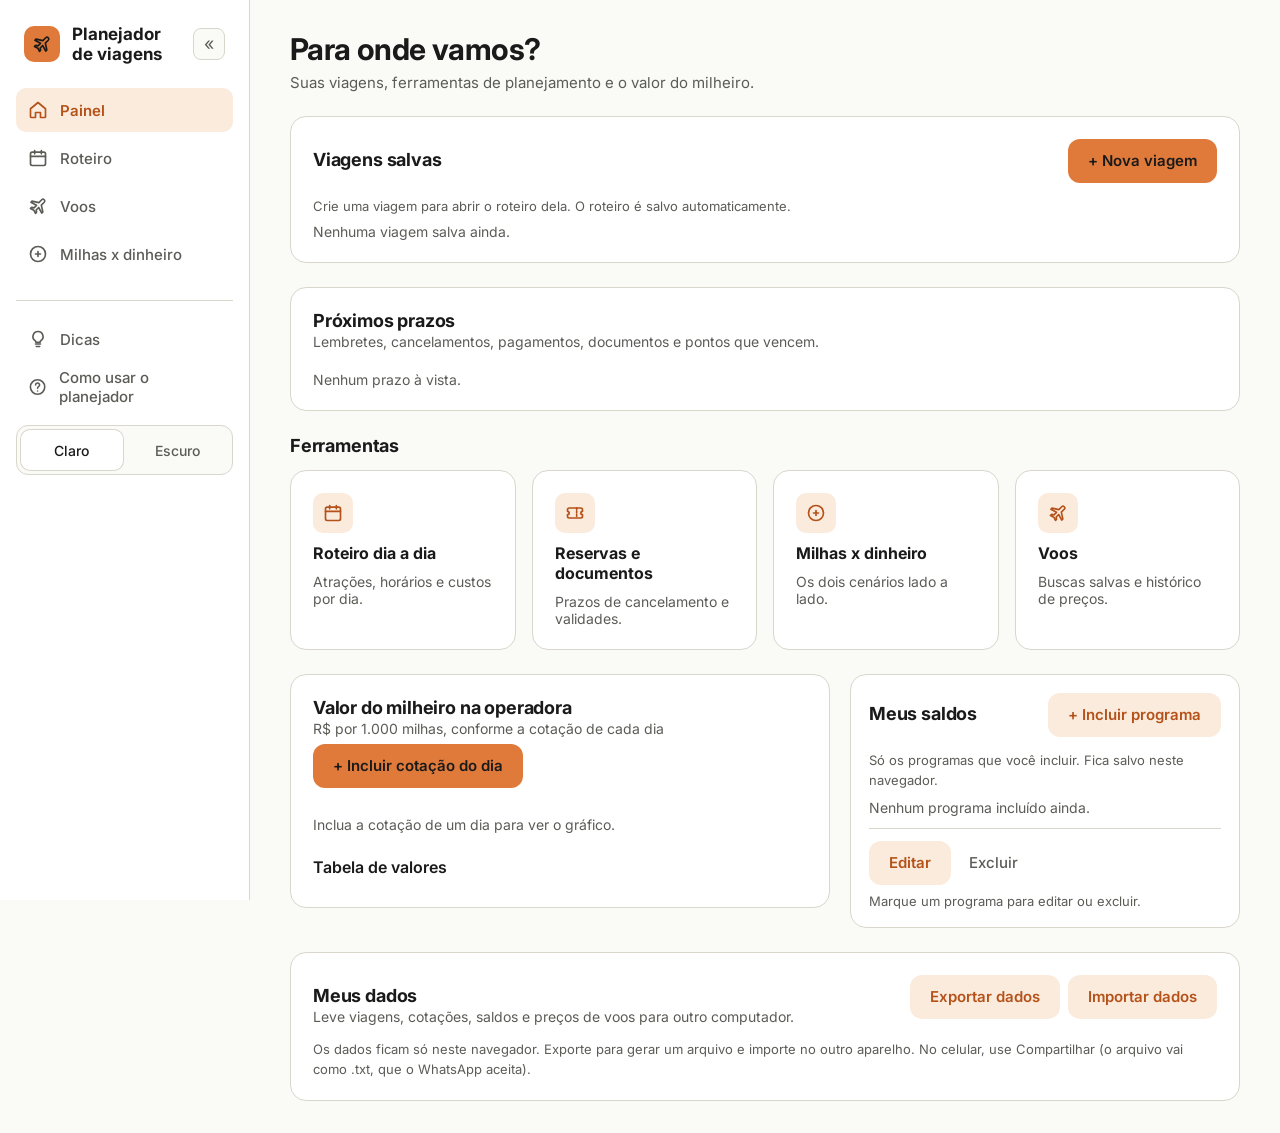
<file: index.html>
<!doctype html>
<html lang="pt-BR">
<head>
<meta charset="utf-8">
<meta name="viewport" content="width=device-width, initial-scale=1, viewport-fit=cover">
<title>Painel — Planejador de viagens</title>
<link rel="preconnect" href="https://fonts.googleapis.com">
<link href="https://fonts.googleapis.com/css2?family=Inter:wght@400;500;600;700&display=swap" rel="stylesheet">
<link rel="stylesheet" href="css/estilo.css">
</head>
<body data-pagina="index">
<div class="app">
  <aside class="side" id="lateral"></aside>
  <main class="main">
    <div>
      <h1>Para onde vamos?</h1>
      <p class="sub">Suas viagens, ferramentas de planejamento e o valor do milheiro.</p>
    </div>

    <section class="card" aria-label="Viagens salvas">
      <div class="row first" style="padding-top:0">
        <h2>Viagens salvas</h2>
        <button class="btn" type="button" id="novaViagem">+ Nova viagem</button>
      </div>
      <span class="hint">Crie uma viagem para abrir o roteiro dela. O roteiro é salvo automaticamente.</span>
      <div id="viagens" style="margin-top:8px"></div>
      <p class="muted hidden" id="semViagens" style="margin:8px 0 0">Nenhuma viagem salva ainda.</p>
    </section>

    <section class="card" aria-label="Próximos prazos" id="cardPrazos">
      <div class="row first" style="padding-top:0">
        <div><h2>Próximos prazos</h2><span class="muted">Lembretes, cancelamentos, pagamentos, documentos e pontos que vencem.</span></div>
      </div>
      <div id="prazos" style="margin-top:8px"></div>
      <p class="muted" id="semPrazos" style="margin:8px 0 0">Nenhum prazo à vista.</p>
      <button class="btn link hidden" type="button" id="prazosMais" style="margin-top:6px"></button>
    </section>

    <section aria-label="Ferramentas" style="display:flex;flex-direction:column;gap:14px">
      <h2>Ferramentas</h2>
      <div class="tools">
        <a class="card tool" href="roteiro.html"><span class="ico"><svg width="20" height="20" viewBox="0 0 24 24" fill="none" stroke="currentColor" stroke-width="2" stroke-linecap="round" stroke-linejoin="round" aria-hidden="true"><rect x="3" y="5" width="18" height="16" rx="2"/><path d="M8 3v4M16 3v4M3 10h18"/></svg></span><strong>Roteiro dia a dia</strong><span class="muted">Atrações, horários e custos por dia.</span></a>
        <a class="card tool" href="roteiro.html#reservas"><span class="ico"><svg width="20" height="20" viewBox="0 0 24 24" fill="none" stroke="currentColor" stroke-width="2" stroke-linecap="round" stroke-linejoin="round" aria-hidden="true"><path d="M3 8a2 2 0 0 1 2-2h14a2 2 0 0 1 2 2v2a2 2 0 0 0 0 4v2a2 2 0 0 1-2 2H5a2 2 0 0 1-2-2v-2a2 2 0 0 0 0-4z"/><path d="M14 6v12" stroke-dasharray="2 2"/></svg></span><strong>Reservas e documentos</strong><span class="muted">Prazos de cancelamento e validades.</span></a>
        <a class="card tool" href="milhas.html"><span class="ico"><svg width="20" height="20" viewBox="0 0 24 24" fill="none" stroke="currentColor" stroke-width="2" stroke-linecap="round" stroke-linejoin="round" aria-hidden="true"><circle cx="12" cy="12" r="9"/><path d="M9 12h6M12 9v6"/></svg></span><strong>Milhas x dinheiro</strong><span class="muted">Os dois cenários lado a lado.</span></a>
        <a class="card tool" href="voos.html"><span class="ico"><svg width="20" height="20" viewBox="0 0 24 24" fill="none" stroke="currentColor" stroke-width="2" stroke-linecap="round" stroke-linejoin="round" aria-hidden="true"><path d="M17.8 19.2 16 11l3.5-3.5a2.1 2.1 0 0 0-3-3L13 8 4.8 6.2 3.5 7.5l6.7 3.7-3 3-2.7-.5L3 15l4 2 2 4 1.3-1.5-.5-2.7 3-3 3.7 6.7z"/></svg></span><strong>Voos</strong><span class="muted">Buscas salvas e histórico de preços.</span></a>
      </div>
    </section>

    <div class="cols">
    <section class="card" aria-label="Valor do milheiro na operadora" style="flex:2 1 440px;min-width:0">
      <div class="row first" style="padding-top:0">
        <div><h2>Valor do milheiro na operadora</h2><span class="muted">R$ por 1.000 milhas, conforme a cotação de cada dia</span></div>
        <button class="btn" type="button" id="novaCotacao">+ Incluir cotação do dia</button>
      </div>
      <span class="hint" id="mkMsg" role="status"></span>
      <div class="legenda" id="legenda" role="group" aria-label="Mostrar ou ocultar operadoras"></div>
      <div class="grafico" id="grafico"></div>
      <p class="muted hidden" id="mkVazio" style="margin:8px 0 0">Inclua a cotação de um dia para ver o gráfico.</p>

      <details style="margin-top:16px" id="mkTabelaBox">
        <summary>Tabela de valores</summary>
        <div class="tabela-rolagem" id="mkTabela"></div>
      </details>
    </section>

    <section class="card" aria-label="Meus saldos" style="flex:1 1 340px;min-width:0;padding:18px">
      <div class="row first" style="padding-top:0">
        <h2>Meus saldos</h2>
        <button class="btn sec" type="button" id="novoPrograma">+ Incluir programa</button>
      </div>
      <span class="hint">Só os programas que você incluir. Fica salvo neste navegador.</span>
      <div id="saldos" style="margin-top:6px"></div>
      <p class="muted" id="semSaldos" style="margin:10px 0 0">Nenhum programa incluído ainda.</p>
      <div style="display:flex;gap:8px;flex-wrap:wrap;align-items:center;margin-top:12px;border-top:1px solid var(--border);padding-top:12px">
        <button class="btn sec" type="button" id="editarSaldo" disabled>Editar</button>
        <button class="btn link" type="button" id="excluirSaldo" disabled>Excluir</button>
        <span class="hint" id="selInfo">Marque um programa para editar ou excluir.</span>
      </div>
    </section>
    </div>
    <section class="card" aria-label="Backup dos dados">
      <div class="row first" style="padding-top:0">
        <div><h2>Meus dados</h2><span class="muted">Leve viagens, cotações, saldos e preços de voos para outro computador.</span></div>
        <div style="display:flex;gap:8px;flex-wrap:wrap">
          <button class="btn sec" type="button" id="bkExportar">Exportar dados</button>
          <button class="btn sec" type="button" id="bkImportar">Importar dados</button>
          <button class="btn sec hidden" type="button" id="bkCompartilhar">Compartilhar</button>
        </div>
      </div>
      <span class="hint" id="bkMsg" role="status">Os dados ficam só neste navegador. Exporte para gerar um arquivo e importe no outro aparelho. No celular, use Compartilhar (o arquivo vai como .txt, que o WhatsApp aceita).</span>
      <input type="file" id="bkArquivo" accept="application/json,.json,text/plain,.txt" class="hidden" aria-label="Arquivo de backup">
    </section>
  </main>
</div>
<dialog id="dlgViagem" aria-labelledby="dlgTitulo">
  <form id="formViagem" style="display:flex;flex-direction:column;gap:16px">
    <h2 id="dlgTitulo">Nova viagem</h2>
    <div class="form-grid" style="grid-template-columns:1fr 1fr">
      <div class="field" style="grid-column:1/-1"><label for="v-destino">Destino</label><input id="v-destino" placeholder="cidade ou país" autocomplete="off"></div>
      <div class="field" style="grid-column:1/-1"><label for="v-saida">Cidade de saída</label><input id="v-saida" placeholder="de onde você sai" autocomplete="off"></div>
      <div class="field"><label for="v-ida">Ida</label><input id="v-ida" type="date"></div>
      <div class="field"><label for="v-volta">Volta</label><input id="v-volta" type="date"></div>
      <div class="field"><label for="v-pessoas">Pessoas</label><input id="v-pessoas" type="number" min="1" inputmode="numeric" placeholder="quantas"></div>
    </div>
    <span class="hint hidden" id="dlgErro" role="alert"></span>
    <div style="display:flex;gap:8px;justify-content:flex-end;flex-wrap:wrap">
      <button class="btn link" type="button" id="dlgCancelar">Cancelar</button>
      <button class="btn" type="submit" id="dlgEnviar">Criar e abrir roteiro</button>
    </div>
  </form>
</dialog>
<dialog id="dlgCotacao" aria-labelledby="cotTitulo">
  <form id="formCotacao" style="display:flex;flex-direction:column;gap:16px">
    <h2 id="cotTitulo">Cotação do dia</h2>
    <div class="field" style="max-width:220px"><label for="cotData">Data da cotação</label><input id="cotData" type="date" required></div>
    <span class="hint">Valor do milheiro (R$ por 1.000 milhas) em cada operadora. Preencha só as que consultou. Se a data já tiver cotação, os campos vêm preenchidos para você alterar.</span>
    <div class="form-grid" id="cotCampos" style="grid-template-columns:1fr 1fr"></div>
    <span class="hint hidden" id="cotErro" role="alert"></span>
    <div style="display:flex;gap:8px;justify-content:flex-end;flex-wrap:wrap">
      <button class="btn link" type="button" id="cotCancelar">Cancelar</button>
      <button class="btn" type="submit">Salvar cotação</button>
    </div>
  </form>
</dialog>
<dialog id="dlgSaldo" aria-labelledby="salTitulo">
  <form id="formSaldo" style="display:flex;flex-direction:column;gap:16px">
    <h2 id="salTitulo">Incluir programa</h2>
    <div class="field"><label for="salPrograma">Programa</label><select id="salPrograma"></select></div>
    <div class="form-grid" style="grid-template-columns:1fr 1fr">
      <div class="field"><label for="salSaldo">Saldo (milhas ou pontos)</label><input id="salSaldo" inputmode="numeric" placeholder="ex.: 50.000" autocomplete="off"></div>
      <div class="field"><label for="salValidade">Validade</label><input id="salValidade" type="date"></div>
    </div>
    <span class="hint hidden" id="salErro" role="alert"></span>
    <div style="display:flex;gap:8px;justify-content:flex-end;flex-wrap:wrap">
      <button class="btn link" type="button" id="salCancelar">Cancelar</button>
      <button class="btn" type="submit">Salvar</button>
    </div>
  </form>
</dialog>
<script src="js/app.js"></script>
<script src="js/grafico.js"></script>
<script src="js/painel.js"></script>
<script src="js/backup.js"></script>
</body>
</html>
</file>
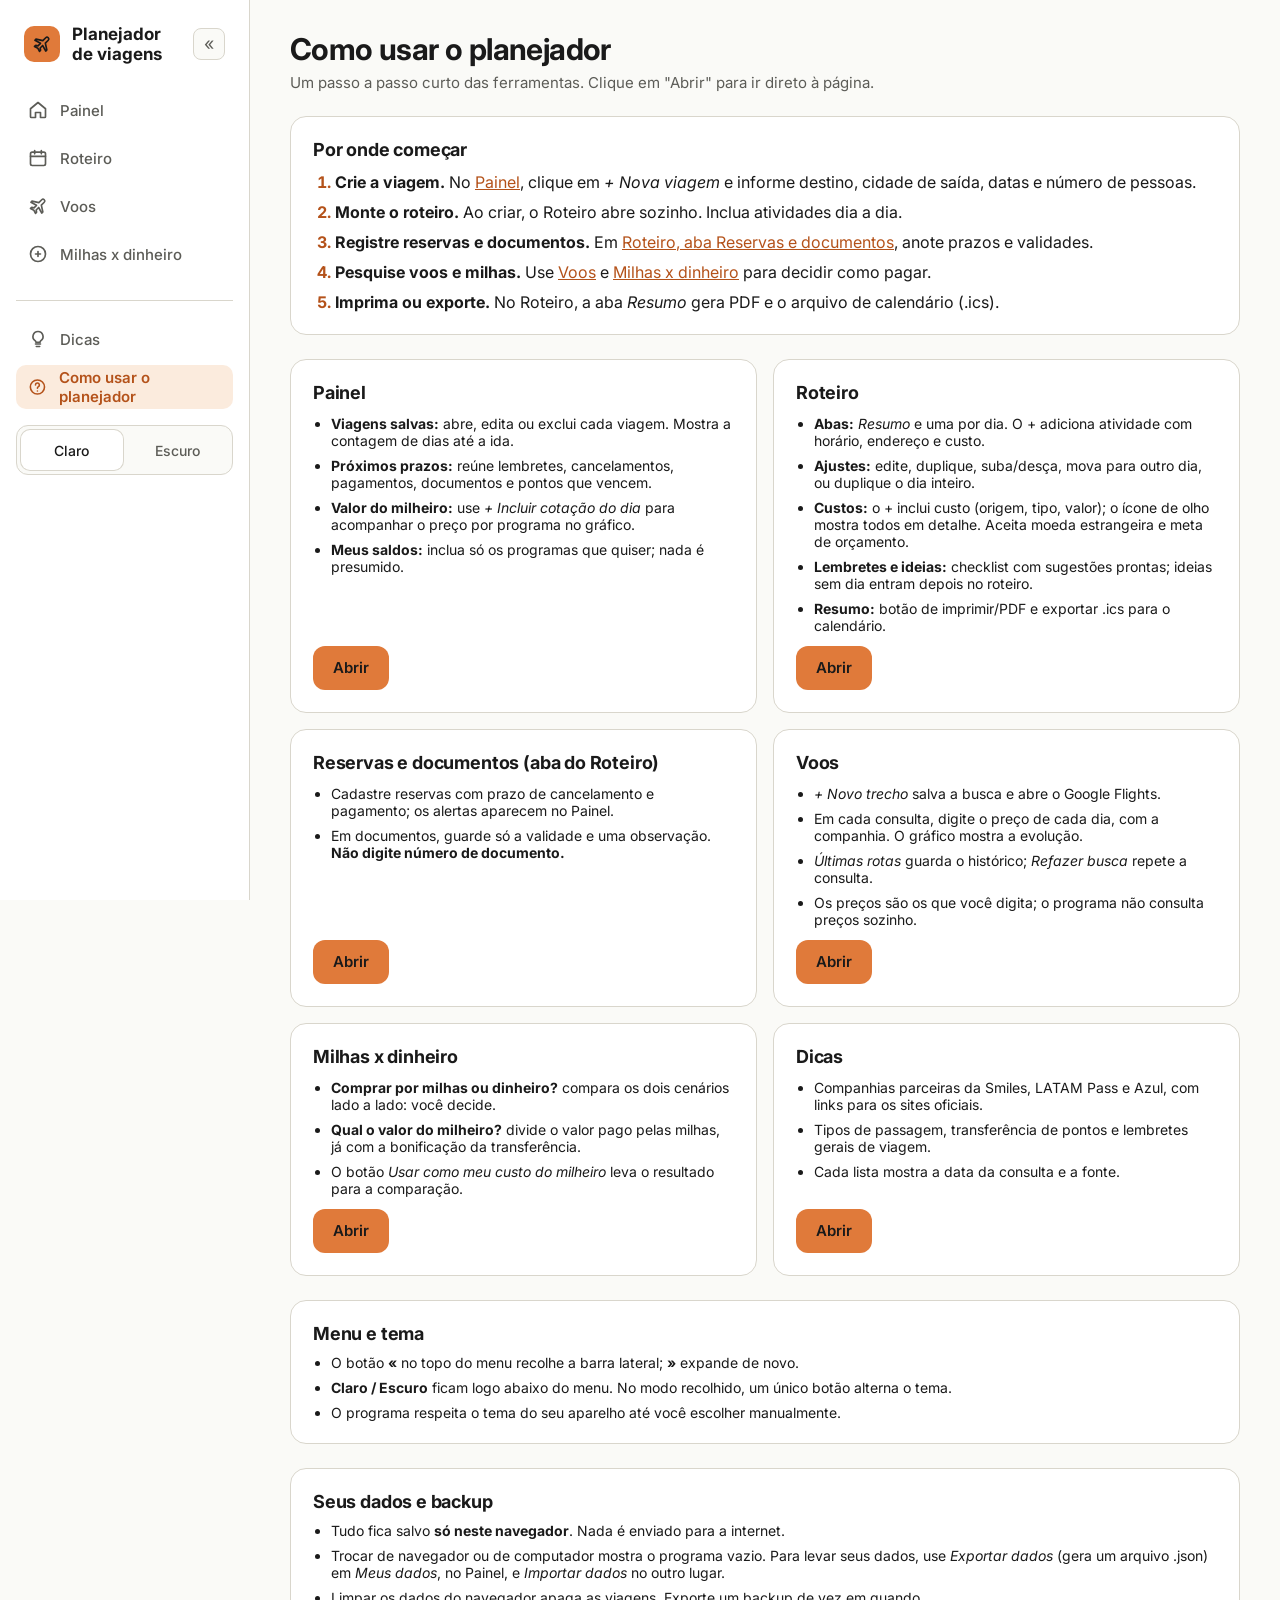
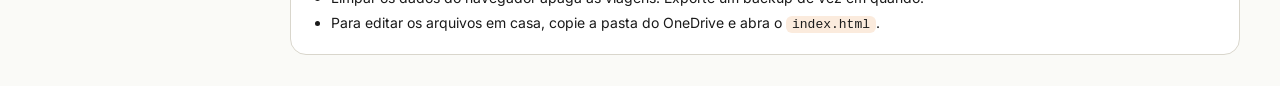
<file: como-usar.html>
<!doctype html>
<html lang="pt-BR">
<head>
<meta charset="utf-8">
<meta name="viewport" content="width=device-width, initial-scale=1, viewport-fit=cover">
<title>Como usar o planejador — Planejador de viagens</title>
<link rel="preconnect" href="https://fonts.googleapis.com">
<link href="https://fonts.googleapis.com/css2?family=Inter:wght@400;500;600;700&display=swap" rel="stylesheet">
<link rel="stylesheet" href="css/estilo.css">
</head>
<body data-pagina="como-usar">
<div class="app">
  <aside class="side" id="lateral"></aside>
  <main class="main">
    <div>
      <h1>Como usar o planejador</h1>
      <p class="sub">Um passo a passo curto das ferramentas. Clique em "Abrir" para ir direto à página.</p>
    </div>

    <section class="card">
      <h2>Por onde começar</h2>
      <ol class="guia-passos">
        <li><strong>Crie a viagem.</strong> No <a href="index.html">Painel</a>, clique em <em>+ Nova viagem</em> e informe destino, cidade de saída, datas e número de pessoas.</li>
        <li><strong>Monte o roteiro.</strong> Ao criar, o Roteiro abre sozinho. Inclua atividades dia a dia.</li>
        <li><strong>Registre reservas e documentos.</strong> Em <a href="roteiro.html#reservas">Roteiro, aba Reservas e documentos</a>, anote prazos e validades.</li>
        <li><strong>Pesquise voos e milhas.</strong> Use <a href="voos.html">Voos</a> e <a href="milhas.html">Milhas x dinheiro</a> para decidir como pagar.</li>
        <li><strong>Imprima ou exporte.</strong> No Roteiro, a aba <em>Resumo</em> gera PDF e o arquivo de calendário (.ics).</li>
      </ol>
    </section>

    <div class="guia-grade">
      <section class="card guia-card">
        <h2>Painel</h2>
        <ul>
          <li><strong>Viagens salvas:</strong> abre, edita ou exclui cada viagem. Mostra a contagem de dias até a ida.</li>
          <li><strong>Próximos prazos:</strong> reúne lembretes, cancelamentos, pagamentos, documentos e pontos que vencem.</li>
          <li><strong>Valor do milheiro:</strong> use <em>+ Incluir cotação do dia</em> para acompanhar o preço por programa no gráfico.</li>
          <li><strong>Meus saldos:</strong> inclua só os programas que quiser; nada é presumido.</li>
        </ul>
        <a class="btn" href="index.html">Abrir</a>
      </section>

      <section class="card guia-card">
        <h2>Roteiro</h2>
        <ul>
          <li><strong>Abas:</strong> <em>Resumo</em> e uma por dia. O + adiciona atividade com horário, endereço e custo.</li>
          <li><strong>Ajustes:</strong> edite, duplique, suba/desça, mova para outro dia, ou duplique o dia inteiro.</li>
          <li><strong>Custos:</strong> o + inclui custo (origem, tipo, valor); o ícone de olho mostra todos em detalhe. Aceita moeda estrangeira e meta de orçamento.</li>
          <li><strong>Lembretes e ideias:</strong> checklist com sugestões prontas; ideias sem dia entram depois no roteiro.</li>
          <li><strong>Resumo:</strong> botão de imprimir/PDF e exportar .ics para o calendário.</li>
        </ul>
        <a class="btn" href="roteiro.html">Abrir</a>
      </section>

      <section class="card guia-card">
        <h2>Reservas e documentos (aba do Roteiro)</h2>
        <ul>
          <li>Cadastre reservas com prazo de cancelamento e pagamento; os alertas aparecem no Painel.</li>
          <li>Em documentos, guarde só a validade e uma observação. <strong>Não digite número de documento.</strong></li>
        </ul>
        <a class="btn" href="roteiro.html#reservas">Abrir</a>
      </section>

      <section class="card guia-card">
        <h2>Voos</h2>
        <ul>
          <li><em>+ Novo trecho</em> salva a busca e abre o Google Flights.</li>
          <li>Em cada consulta, digite o preço de cada dia, com a companhia. O gráfico mostra a evolução.</li>
          <li><em>Últimas rotas</em> guarda o histórico; <em>Refazer busca</em> repete a consulta.</li>
          <li>Os preços são os que você digita; o programa não consulta preços sozinho.</li>
        </ul>
        <a class="btn" href="voos.html">Abrir</a>
      </section>

      <section class="card guia-card">
        <h2>Milhas x dinheiro</h2>
        <ul>
          <li><strong>Comprar por milhas ou dinheiro?</strong> compara os dois cenários lado a lado: você decide.</li>
          <li><strong>Qual o valor do milheiro?</strong> divide o valor pago pelas milhas, já com a bonificação da transferência.</li>
          <li>O botão <em>Usar como meu custo do milheiro</em> leva o resultado para a comparação.</li>
        </ul>
        <a class="btn" href="milhas.html">Abrir</a>
      </section>

      <section class="card guia-card">
        <h2>Dicas</h2>
        <ul>
          <li>Companhias parceiras da Smiles, LATAM Pass e Azul, com links para os sites oficiais.</li>
          <li>Tipos de passagem, transferência de pontos e lembretes gerais de viagem.</li>
          <li>Cada lista mostra a data da consulta e a fonte.</li>
        </ul>
        <a class="btn" href="dicas.html">Abrir</a>
      </section>
    </div>

    <section class="card">
      <h2>Menu e tema</h2>
      <ul class="guia-lista">
        <li>O botão <strong>«</strong> no topo do menu recolhe a barra lateral; <strong>»</strong> expande de novo.</li>
        <li><strong>Claro / Escuro</strong> ficam logo abaixo do menu. No modo recolhido, um único botão alterna o tema.</li>
        <li>O programa respeita o tema do seu aparelho até você escolher manualmente.</li>
      </ul>
    </section>

    <section class="card">
      <h2>Seus dados e backup</h2>
      <ul class="guia-lista">
        <li>Tudo fica salvo <strong>só neste navegador</strong>. Nada é enviado para a internet.</li>
        <li>Trocar de navegador ou de computador mostra o programa vazio. Para levar seus dados, use <em>Exportar dados</em> (gera um arquivo .json) em <em>Meus dados</em>, no Painel, e <em>Importar dados</em> no outro lugar.</li>
        <li>Limpar os dados do navegador apaga as viagens. Exporte um backup de vez em quando.</li>
        <li>Para editar os arquivos em casa, copie a pasta do OneDrive e abra o <code>index.html</code>.</li>
      </ul>
    </section>
  </main>
</div>
<script src="js/app.js"></script>
</body>
</html>
</file>
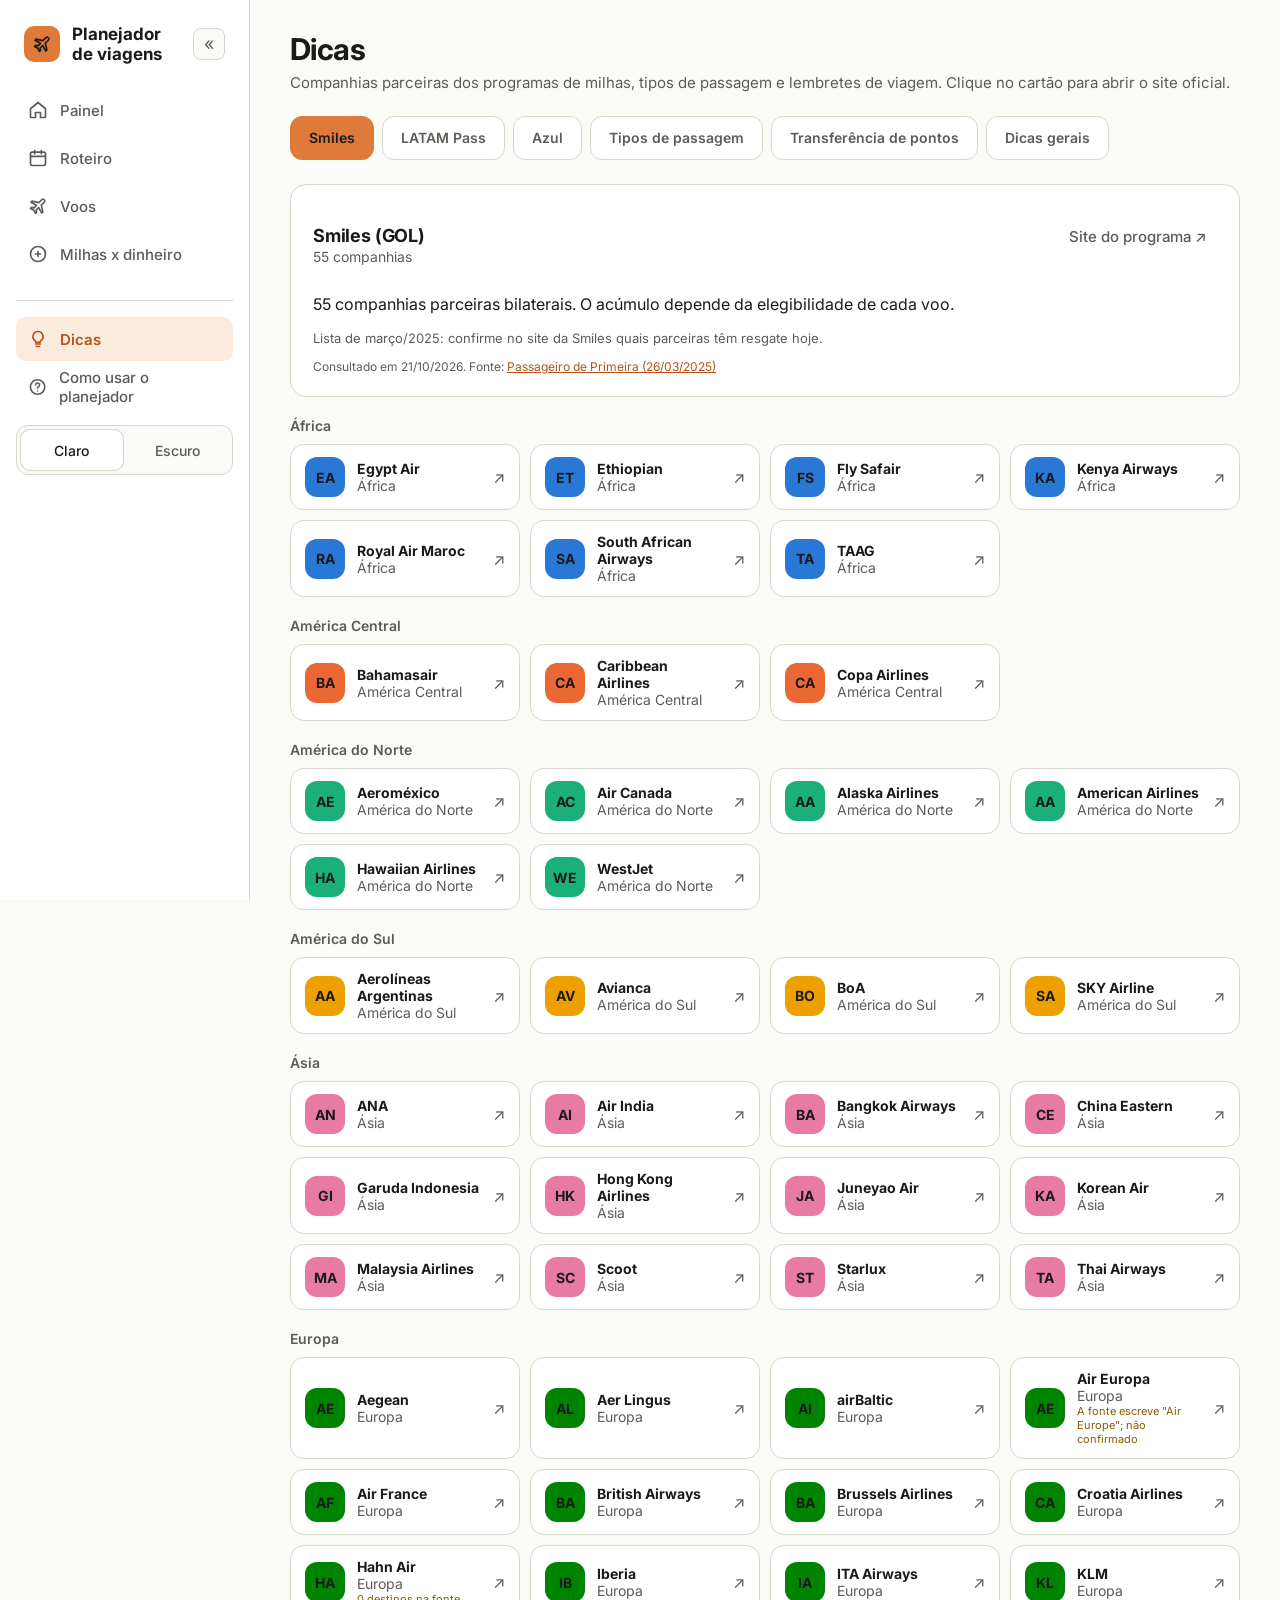
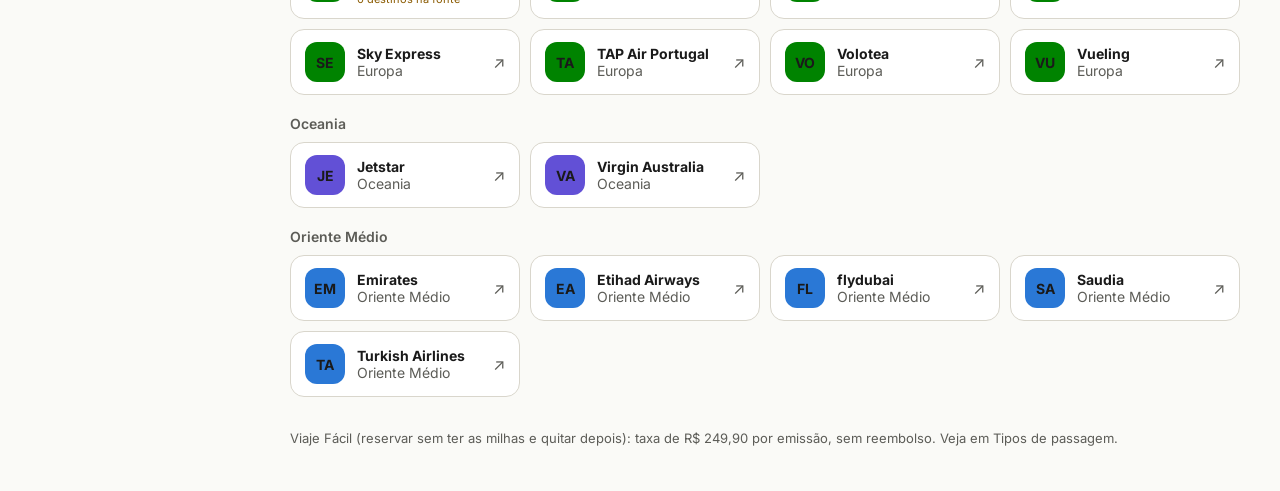
<file: dicas.html>
<!doctype html>
<html lang="pt-BR">
<head>
<meta charset="utf-8">
<meta name="viewport" content="width=device-width, initial-scale=1, viewport-fit=cover">
<title>Dicas — Planejador de viagens</title>
<link rel="preconnect" href="https://fonts.googleapis.com">
<link href="https://fonts.googleapis.com/css2?family=Inter:wght@400;500;600;700&display=swap" rel="stylesheet">
<link rel="stylesheet" href="css/estilo.css">
</head>
<body data-pagina="dicas">
<div class="app">
  <aside class="side" id="lateral"></aside>
  <main class="main">
    <div>
      <h1>Dicas</h1>
      <p class="sub">Companhias parceiras dos programas de milhas, tipos de passagem e lembretes de viagem. Clique no cartão para abrir o site oficial.</p>
    </div>
    <div class="tabs" role="tablist" id="abas" aria-label="Assuntos"></div>
    <div id="painelDicas"></div>
  </main>
</div>
<script src="js/app.js"></script>
<script src="js/dicas-dados.js"></script>
<script src="js/dicas.js"></script>
</body>
</html>
</file>
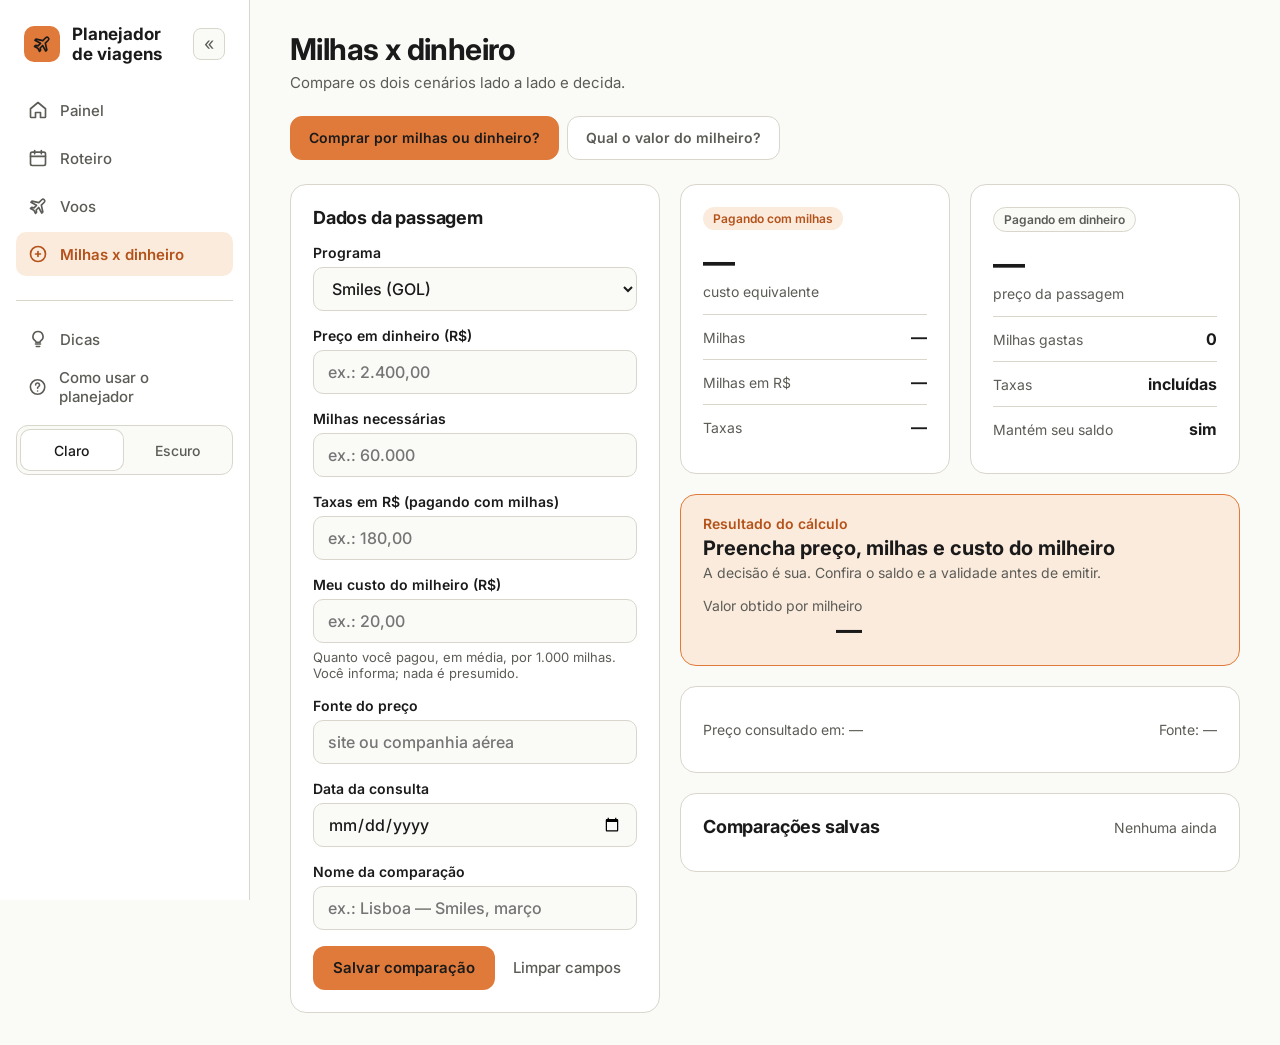
<file: milhas.html>
<!doctype html>
<html lang="pt-BR">
<head>
<meta charset="utf-8">
<meta name="viewport" content="width=device-width, initial-scale=1, viewport-fit=cover">
<title>Milhas x dinheiro — Planejador de viagens</title>
<link rel="preconnect" href="https://fonts.googleapis.com">
<link href="https://fonts.googleapis.com/css2?family=Inter:wght@400;500;600;700&display=swap" rel="stylesheet">
<link rel="stylesheet" href="css/estilo.css">
</head>
<body data-pagina="milhas">
<div class="app">
  <aside class="side" id="lateral"></aside>
  <main class="main">
    <div>
      <h1>Milhas x dinheiro</h1>
      <p class="sub">Compare os dois cenários lado a lado e decida.</p>
    </div>

    <div class="tabs" role="tablist" aria-label="Ferramentas de milhas">
      <button type="button" role="tab" id="tabComparar" data-aba="comparar" class="on" aria-selected="true">Comprar por milhas ou dinheiro?</button>
      <button type="button" role="tab" id="tabMilheiro" data-aba="milheiro" aria-selected="false">Qual o valor do milheiro?</button>
    </div>

    <div id="abaComparar" role="tabpanel" aria-labelledby="tabComparar" style="display:flex;flex-direction:column;gap:20px">
    <div class="cols">
      <section class="card" aria-label="Dados da passagem" style="flex:1 1 320px;display:flex;flex-direction:column;gap:16px">
        <h2>Dados da passagem</h2>
        <div class="field"><label for="prog">Programa</label><select id="prog"></select></div>
        <div class="field"><label for="din">Preço em dinheiro (R$)</label><input id="din" inputmode="decimal" placeholder="ex.: 2.400,00" autocomplete="off"></div>
        <div class="field"><label for="mil">Milhas necessárias</label><input id="mil" inputmode="numeric" placeholder="ex.: 60.000" autocomplete="off"></div>
        <div class="field"><label for="tax">Taxas em R$ (pagando com milhas)</label><input id="tax" inputmode="decimal" placeholder="ex.: 180,00" autocomplete="off"></div>
        <div class="field"><label for="cus">Meu custo do milheiro (R$)</label><input id="cus" inputmode="decimal" placeholder="ex.: 20,00" autocomplete="off"><span class="hint">Quanto você pagou, em média, por 1.000 milhas. Você informa; nada é presumido.</span></div>
        <div class="field"><label for="fonte">Fonte do preço</label><input id="fonte" placeholder="site ou companhia aérea" autocomplete="off"></div>
        <div class="field"><label for="consulta">Data da consulta</label><input id="consulta" type="date"></div>
        <div class="field"><label for="nome">Nome da comparação</label><input id="nome" placeholder="ex.: Lisboa — Smiles, março" autocomplete="off"></div>
        <div style="display:flex;gap:8px;flex-wrap:wrap;align-items:center">
          <button class="btn" type="button" id="salvar">Salvar comparação</button>
          <button class="btn link" type="button" id="limpar">Limpar campos</button>
        </div>
        <span class="hint hidden" id="salvoMsg" role="status"></span>
      </section>

      <div style="flex:2 1 460px;min-width:0;display:flex;flex-direction:column;gap:20px">
        <div id="avisos" class="aviso hidden" role="status"></div>
        <div class="cols" style="align-items:stretch">
          <section class="card" id="cardMilhas" aria-label="Cenário com milhas" style="flex:1 1 220px">
            <span class="tag">Pagando com milhas</span>
            <div class="big" id="rMilhasTotal" style="margin:12px 0 2px">—</div>
            <div class="muted">custo equivalente</div>
            <div class="row" style="margin-top:14px"><span class="muted">Milhas</span><strong id="rMilhas">—</strong></div>
            <div class="row"><span class="muted">Milhas em R$</span><strong id="rMilhasReais">—</strong></div>
            <div class="row"><span class="muted">Taxas</span><strong id="rTaxas">—</strong></div>
          </section>
          <section class="card" id="cardDinheiro" aria-label="Cenário em dinheiro" style="flex:1 1 220px">
            <span class="tag" style="background:var(--bg);color:var(--muted);border:1px solid var(--border)">Pagando em dinheiro</span>
            <div class="big" id="rDinheiro" style="margin:12px 0 2px">—</div>
            <div class="muted">preço da passagem</div>
            <div class="row" style="margin-top:14px"><span class="muted">Milhas gastas</span><strong>0</strong></div>
            <div class="row"><span class="muted">Taxas</span><strong>incluídas</strong></div>
            <div class="row"><span class="muted">Mantém seu saldo</span><strong>sim</strong></div>
          </section>
        </div>

        <section class="verdict" aria-label="Resultado" aria-live="polite">
          <div>
            <div class="muted" style="color:var(--accent-text);font-weight:600">Resultado do cálculo</div>
            <div id="rTitulo" style="font-size:20px;font-weight:700;margin-top:4px">Preencha os dados para comparar</div>
            <div class="muted" id="rNota" style="margin-top:4px">A decisão é sua. Confira o saldo e a validade antes de emitir.</div>
          </div>
          <div style="text-align:right">
            <div class="muted">Valor obtido por milheiro</div>
            <div id="rMilheiro" style="font-size:26px;font-weight:700">—</div>
          </div>
        </section>

        <section class="card" aria-label="Fonte e data">
          <div class="row first"><span class="muted" id="rConsulta">Preço consultado em: —</span><span class="muted" id="rFonte">Fonte: —</span></div>
        </section>

        <section class="card" aria-label="Comparações salvas">
          <div class="row first" style="padding-top:0"><h2>Comparações salvas</h2><span class="muted" id="qtdSalvas">Nenhuma ainda</span></div>
          <div id="salvas"></div>
        </section>
      </div>
    </div>

    </div>

    <div id="abaMilheiro" role="tabpanel" aria-labelledby="tabMilheiro" class="hidden">
    <section class="card" aria-label="Calculadora do valor do milheiro" id="calcMilheiro" style="display:flex;flex-direction:column;gap:16px">
      <div><h2>Calculadora do valor do milheiro</h2><span class="muted">Quanto custou, de fato, cada 1.000 milhas, contando a bonificação da transferência.</span></div>
      <div class="cols" style="align-items:flex-start">
        <div style="flex:1 1 280px;display:flex;flex-direction:column;gap:14px">
          <div class="field"><label for="mpPontos">Pontos ou milhas comprados</label><input id="mpPontos" inputmode="numeric" placeholder="ex.: 50.000" autocomplete="off"></div>
          <div class="field"><label for="mpValor">Valor pago (R$)</label><input id="mpValor" inputmode="decimal" placeholder="ex.: 1.610,00" autocomplete="off"></div>
          <div class="field"><label for="mpBonus">Bonificação da transferência (%)</label><input id="mpBonus" inputmode="decimal" placeholder="ex.: 30 (deixe vazio se não houve)" autocomplete="off"></div>
          <div class="field"><label for="mpExtra">Outros custos (R$, opcional)</label><input id="mpExtra" inputmode="decimal" placeholder="ex.: taxa de clube ou de transferência" autocomplete="off"><span class="hint">Só o que você informar entra na conta.</span></div>
        </div>
        <div style="flex:1 1 280px;display:flex;flex-direction:column;gap:12px" aria-live="polite">
          <div class="kpi destaque custos-kpi" style="display:flex;flex-direction:column;gap:2px;padding:14px;background:var(--bg);border:1px solid var(--accent);border-radius:12px">
            <span class="muted">Valor do milheiro final</span><strong class="big" id="mpFinal">—</strong>
          </div>
          <div class="row"><span class="muted">Milhas finais</span><strong id="mpMilhas">—</strong></div>
          <div class="row"><span class="muted">Custo total</span><strong id="mpCusto">—</strong></div>
          <div class="row"><span class="muted">Milheiro sem bonificação</span><strong id="mpSem">—</strong></div>
          <div class="row"><span class="muted">Economia pela bonificação</span><strong id="mpEcon">—</strong></div>
          <div style="display:flex;gap:8px;flex-wrap:wrap">
            <button class="btn" type="button" id="mpUsar" disabled>Usar como meu custo do milheiro</button>
            <button class="btn link" type="button" id="mpLimpar">Limpar</button>
          </div>
          <span class="hint hidden" id="mpMsg" role="status"></span>
        </div>
      </div>
    </section>
    </div>
  </main>
</div>
<script src="js/app.js"></script>
<script src="js/milhas.js"></script>
<script src="js/milheiro.js"></script>
</body>
</html>
</file>
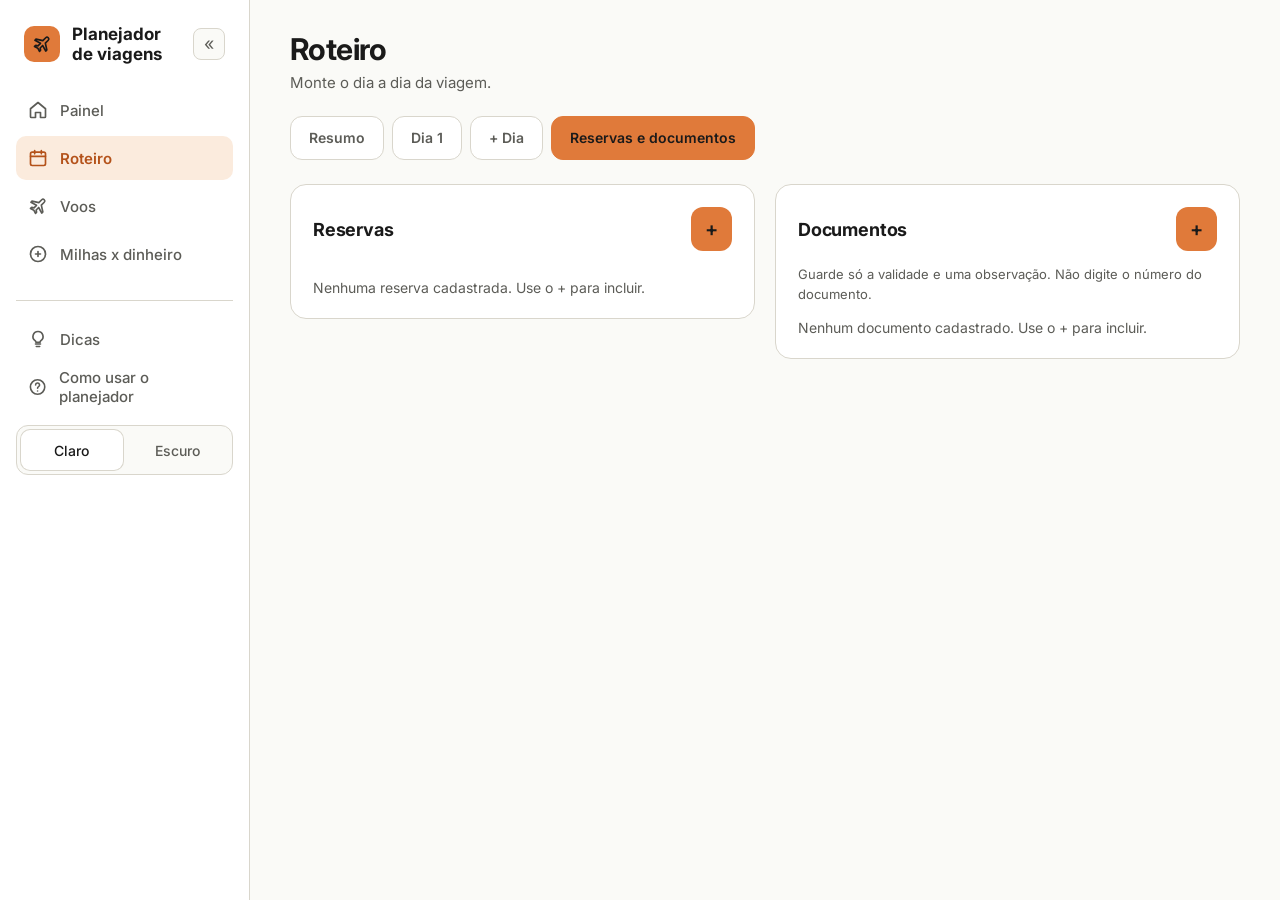
<file: reservas.html>
<!doctype html>
<html lang="pt-BR">
<head>
<meta charset="utf-8">
<meta name="viewport" content="width=device-width, initial-scale=1, viewport-fit=cover">
<title>Reservas e documentos — Planejador de viagens</title>
<meta http-equiv="refresh" content="0; url=roteiro.html#reservas">
</head>
<body>
<p>Reservas e documentos agora ficam no Roteiro. <a href="roteiro.html#reservas">Abrir</a></p>
<script>location.replace('roteiro.html#reservas');</script>
</body>
</html>
</file>
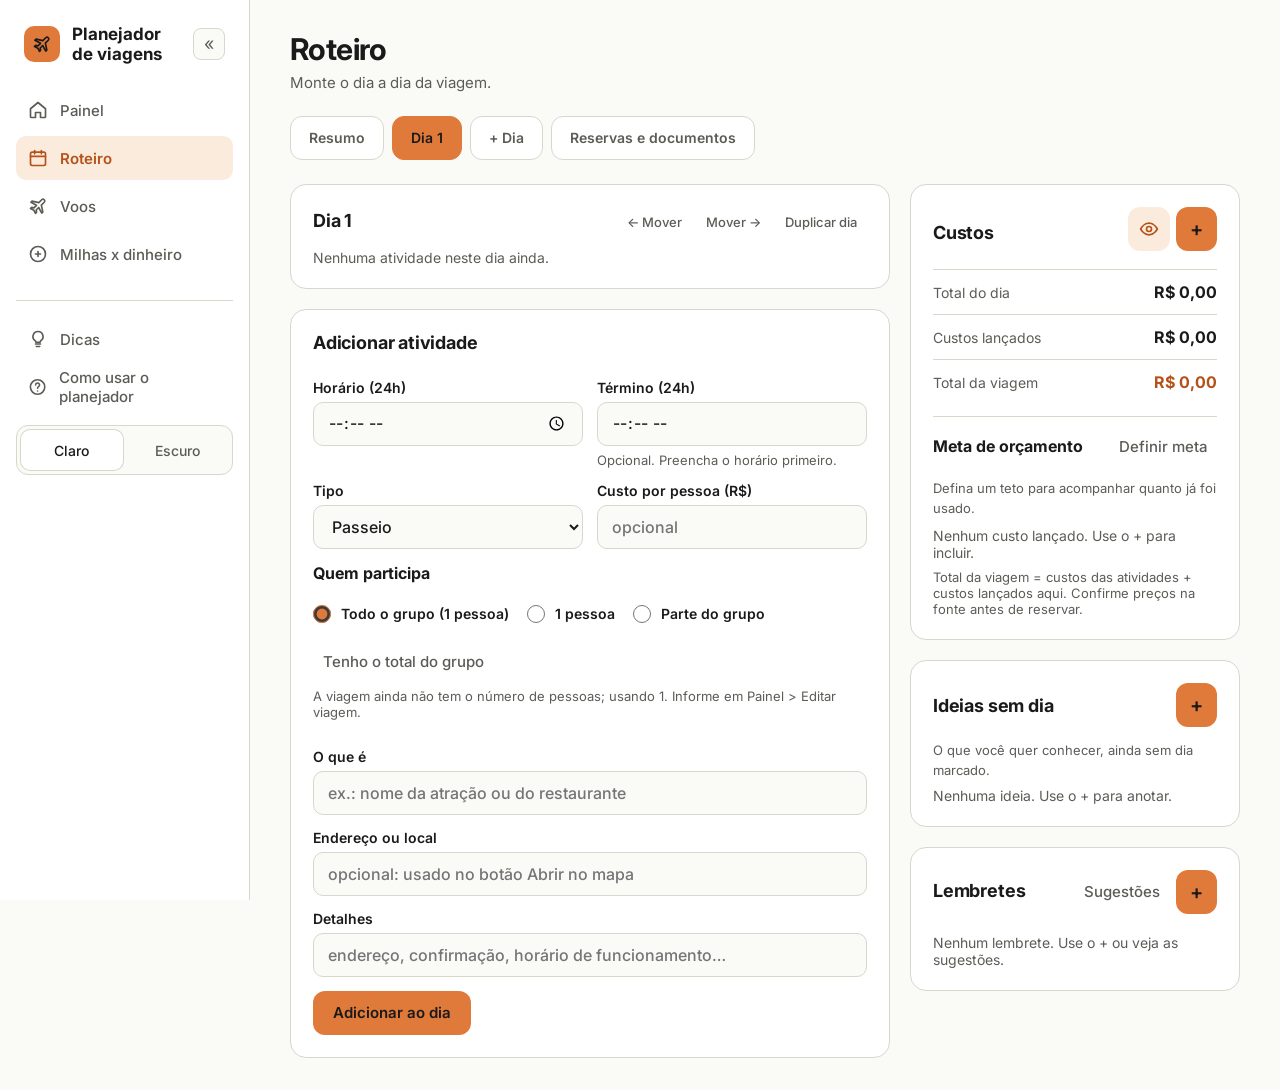
<file: roteiro.html>
<!doctype html>
<html lang="pt-BR">
<head>
<meta charset="utf-8">
<meta name="viewport" content="width=device-width, initial-scale=1, viewport-fit=cover">
<title>Roteiro — Planejador de viagens</title>
<link rel="preconnect" href="https://fonts.googleapis.com">
<link href="https://fonts.googleapis.com/css2?family=Inter:wght@400;500;600;700&display=swap" rel="stylesheet">
<link rel="stylesheet" href="css/estilo.css">
</head>
<body data-pagina="roteiro">
<div class="app">
  <aside class="side" id="lateral"></aside>
  <main class="main">
    <div class="cab-roteiro">
      <svg class="aviao-impressao" width="30" height="30" viewBox="0 0 24 24" fill="none" stroke="currentColor" stroke-width="2" stroke-linecap="round" stroke-linejoin="round" aria-hidden="true"><path d="M17.8 19.2 16 11l3.5-3.5a2.1 2.1 0 0 0-3-3L13 8 4.8 6.2 3.5 7.5l6.7 3.7-3 3-2.7-.5L3 15l4 2 2 4 1.3-1.5-.5-2.7 3-3 3.7 6.7z"/></svg>
      <div>
      <h1 id="titulo">Roteiro</h1>
      <p class="sub" id="subtitulo">Monte o dia a dia da viagem.</p>
      </div>
    </div>

    <div class="tabs" id="abas" role="group" aria-label="Dias da viagem"></div>

    <section id="resumo" class="hidden" aria-label="Resumo da viagem"></section>

    <section id="telaReservas" class="hidden" aria-label="Reservas e documentos"><div class="cols">
      <section class="card" aria-label="Reservas" style="flex:1 1 420px;min-width:0">
        <div class="row first" style="padding-top:0">
          <div><h2>Reservas</h2><span class="muted" id="resResumo"></span></div>
          <button class="btn" type="button" id="novaReserva" aria-label="Adicionar reserva" title="Adicionar reserva" style="min-width:40px;padding:0 14px;font-size:20px;line-height:1">+</button>
        </div>
        <div class="lista-itens" id="reservas" style="margin-top:8px"></div>
        <p class="muted" id="semReservas" style="margin:8px 0 0">Nenhuma reserva cadastrada. Use o + para incluir.</p>
      </section>

      <section class="card" aria-label="Documentos" style="flex:1 1 420px;min-width:0">
        <div class="row first" style="padding-top:0">
          <div><h2>Documentos</h2><span class="muted" id="docResumo"></span></div>
          <button class="btn" type="button" id="novoDoc" aria-label="Adicionar documento" title="Adicionar documento" style="min-width:40px;padding:0 14px;font-size:20px;line-height:1">+</button>
        </div>
        <span class="hint">Guarde só a validade e uma observação. Não digite o número do documento.</span>
        <div class="lista-itens" id="documentos" style="margin-top:8px"></div>
        <p class="muted" id="semDocs" style="margin:8px 0 0">Nenhum documento cadastrado. Use o + para incluir.</p>
      </section>
    </div>
    </section>

    <div class="cols" id="telaDia">
      <div style="flex:2 1 460px;min-width:0;display:flex;flex-direction:column;gap:20px">
        <section class="card" aria-label="Atividades do dia">
          <div class="row first" style="padding-top:0"><h2 id="tituloDia">Dia 1</h2>
            <div class="item-acoes" style="margin-left:0;justify-content:flex-end">
              <button class="btn link" type="button" id="moverEsq" aria-label="Mover este dia para antes">← Mover</button>
              <button class="btn link" type="button" id="moverDir" aria-label="Mover este dia para depois">Mover →</button>
              <button class="btn link" type="button" id="duplicarDia">Duplicar dia</button>
              <button class="btn link" type="button" id="removerDia">Remover dia</button>
            </div></div>
          <button class="btn so-celular" type="button" id="abrirAdd" style="align-self:flex-start;margin-top:10px">+ Atividade</button>
          <div id="lista"></div>
          <p class="muted hidden" id="vazio" style="margin:0">Nenhuma atividade neste dia ainda.</p>
        </section>

        <form class="card" id="form" aria-label="Adicionar atividade" style="display:flex;flex-direction:column;gap:14px">
          <div class="row first" style="padding-top:0"><h2>Adicionar atividade</h2>
            <button class="btn link so-celular" type="button" id="fecharAdd">Fechar</button></div>
          <div class="form-grid">
            <div class="field"><label for="hora">Horário (24h)</label><input id="hora" type="time"></div>
            <div class="field"><label for="horaFim">Término (24h)</label><input id="horaFim" type="time" disabled><span class="hint">Opcional. Preencha o horário primeiro.</span></div>
            <div class="field"><label for="tipo">Tipo</label>
              <select id="tipo"><option>Voo</option><option>Hospedagem</option><option selected>Passeio</option><option>Refeição</option><option>Transporte</option><option>Outro</option></select></div>
            <div class="field"><label for="custo">Custo por pessoa (R$)</label><input id="custo" inputmode="decimal" placeholder="opcional"></div>
          </div>
          <div id="quemAdd"></div>
          <div id="milhasAdd"></div>
          <div class="field"><label for="ativTitulo">O que é</label><input id="ativTitulo" required placeholder="ex.: nome da atração ou do restaurante" autocomplete="off"></div>
          <div class="field"><label for="endereco">Endereço ou local</label><input id="endereco" placeholder="opcional: usado no botão Abrir no mapa" autocomplete="off"></div>
          <div class="field"><label for="detalhe">Detalhes</label><input id="detalhe" placeholder="endereço, confirmação, horário de funcionamento…" autocomplete="off"></div>
          <button class="btn" type="submit" style="align-self:flex-start">Adicionar ao dia</button>
        </form>
      </div>

      <aside style="flex:1 1 260px;min-width:0;display:flex;flex-direction:column;gap:20px">
        <section class="card" aria-label="Custos">
          <div class="row first" style="padding-top:0">
            <h2>Custos</h2>
            <div style="display:flex;gap:6px;align-items:center">
            <button class="btn sec" type="button" id="verCustos" aria-label="Ver todos os custos da viagem" title="Ver todos os custos da viagem" style="min-width:40px;padding:0 11px"><svg width="20" height="20" viewBox="0 0 24 24" fill="none" stroke="currentColor" stroke-width="2" stroke-linecap="round" stroke-linejoin="round" aria-hidden="true"><path d="M2 12s3.6-7 10-7 10 7 10 7-3.6 7-10 7S2 12 2 12z"/><circle cx="12" cy="12" r="3"/></svg></button>
            <button class="btn" type="button" id="novoCusto" aria-label="Adicionar custo" title="Adicionar custo" style="min-width:40px;padding:0 14px;font-size:20px;line-height:1">+</button>
            </div>
          </div>
          <div class="row" style="margin-top:6px"><span class="muted">Total do dia</span><strong id="totalDia">R$ 0,00</strong></div>
          <div class="row"><span class="muted">Custos lançados</span><strong id="totalCustos">R$ 0,00</strong></div>
          <div class="row"><span class="muted">Total da viagem</span><strong id="totalViagem" style="color:var(--accent-text)">R$ 0,00</strong></div>
          <div id="orcBloco" style="margin-top:12px;padding-top:12px;border-top:1px solid var(--border)"></div>
          <p class="muted hidden" id="semCustos" style="margin:10px 0 0">Nenhum custo lançado. Use o + para incluir.</p>
          <p class="hint" style="margin:8px 0 0">Total da viagem = custos das atividades + custos lançados aqui. Confirme preços na fonte antes de reservar.</p>
        </section>
        <section class="card" aria-label="Ideias sem dia">
          <div class="row first" style="padding-top:0">
            <h2>Ideias sem dia</h2>
            <button class="btn" type="button" id="novaIdeia" aria-label="Adicionar ideia" title="Adicionar ideia" style="min-width:40px;padding:0 14px;font-size:20px;line-height:1">+</button>
          </div>
          <span class="hint">O que você quer conhecer, ainda sem dia marcado.</span>
          <div id="ideiasLista" style="margin-top:6px"></div>
          <p class="muted" id="semIdeias" style="margin:8px 0 0">Nenhuma ideia. Use o + para anotar.</p>
        </section>
        <section class="card" aria-label="Lembretes">
          <div class="row first" style="padding-top:0">
            <h2>Lembretes</h2>
            <div style="display:flex;gap:6px;align-items:center">
              <button class="btn link" type="button" id="sugestoes">Sugestões</button>
              <button class="btn" type="button" id="novoLembrete" aria-label="Adicionar lembrete" title="Adicionar lembrete" style="min-width:40px;padding:0 14px;font-size:20px;line-height:1">+</button>
            </div>
          </div>
          <span class="hint" id="lembProgresso" role="status"></span>
          <div id="lembLista" style="margin-top:6px"></div>
          <p class="muted" id="semLemb" style="margin:8px 0 0">Nenhum lembrete. Use o + ou veja as sugestões.</p>
        </section>
      </aside>
    </div>
  </main>
</div>
<dialog id="dlgLembrete" aria-labelledby="lembTitulo">
  <form id="formLembrete" style="display:flex;flex-direction:column;gap:16px">
    <h2 id="lembTitulo">Adicionar lembrete</h2>
    <div class="field"><label for="lTexto">Lembrete</label><input id="lTexto" required placeholder="ex.: conferir validade do passaporte" autocomplete="off"></div>
    <div class="field" style="max-width:220px"><label for="lData">Prazo (opcional)</label><input id="lData" type="date"></div>
    <div style="display:flex;gap:8px;justify-content:flex-end;flex-wrap:wrap">
      <button class="btn link" type="button" id="lCancelar">Cancelar</button>
      <button class="btn" type="submit" id="lEnviar">Adicionar</button>
    </div>
  </form>
</dialog>
<dialog id="dlgSugestoes" aria-labelledby="sugTitulo">
  <form id="formSugestoes" style="display:flex;flex-direction:column;gap:14px">
    <h2 id="sugTitulo">Sugestões de lembretes</h2>
    <span class="hint">Marque os que quer incluir. Confirme as regras do destino em fonte oficial.</span>
    <div id="sugLista" style="display:flex;flex-direction:column;gap:8px"></div>
    <div style="display:flex;gap:8px;justify-content:flex-end;flex-wrap:wrap">
      <button class="btn link" type="button" id="sCancelar">Cancelar</button>
      <button class="btn" type="submit">Incluir marcados</button>
    </div>
  </form>
</dialog>
<dialog id="dlgCustos" aria-labelledby="custosDetTitulo">
  <div style="display:flex;flex-direction:column;gap:16px">
    <div class="row first" style="padding-top:0">
      <h2 id="custosDetTitulo">Custos da viagem</h2>
      <button class="btn sec" type="button" id="custosFechar">Fechar</button>
    </div>
    <div id="custosDetalhe"></div>
  </div>
</dialog>
<dialog id="dlgAtiv" aria-labelledby="ativDlgTitulo">
  <form id="formAtiv" style="display:flex;flex-direction:column;gap:16px">
    <h2 id="ativDlgTitulo">Editar atividade</h2>
    <div class="form-grid" style="grid-template-columns:1fr 1fr">
      <div class="field"><label for="eDia">Dia</label><select id="eDia"></select></div>
      <div class="field"><label for="eHora">Horário (24h)</label><input id="eHora" type="time"></div>
      <div class="field"><label for="eHoraFim">Término (24h)</label><input id="eHoraFim" type="time" disabled><span class="hint">Opcional.</span></div>
      <div class="field"><label for="eTipo">Tipo</label>
        <select id="eTipo"><option>Voo</option><option>Hospedagem</option><option>Passeio</option><option>Refeição</option><option>Transporte</option><option>Outro</option></select></div>
      <div class="field"><label for="eCusto">Custo por pessoa (R$)</label><input id="eCusto" inputmode="decimal" placeholder="opcional" autocomplete="off"></div>
    </div>
    <div id="quemEdita"></div>
    <div id="milhasEdita"></div>
    <div class="field"><label for="eTitulo">O que é</label><input id="eTitulo" required autocomplete="off"></div>
    <div class="field"><label for="eEndereco">Endereço ou local</label><input id="eEndereco" autocomplete="off" placeholder="opcional"></div>
    <div class="field"><label for="eDetalhe">Detalhes</label><input id="eDetalhe" autocomplete="off"></div>
    <div style="display:flex;gap:8px;justify-content:flex-end;flex-wrap:wrap">
      <button class="btn link" type="button" id="eCancelar">Cancelar</button>
      <button class="btn" type="submit">Salvar alterações</button>
    </div>
  </form>
</dialog>
<dialog id="dlgIdeia" aria-labelledby="ideiaTitulo">
  <form id="formIdeia" style="display:flex;flex-direction:column;gap:16px">
    <h2 id="ideiaTitulo">Adicionar ideia</h2>
    <div class="field"><label for="iTexto">O que você quer conhecer ou fazer</label><input id="iTexto" required placeholder="ex.: Machu Picchu, show de pisco" autocomplete="off"></div>
    <div class="field"><label for="iEndereco">Endereço ou local</label><input id="iEndereco" placeholder="opcional" autocomplete="off"></div>
    <div style="display:flex;gap:8px;justify-content:flex-end;flex-wrap:wrap">
      <button class="btn link" type="button" id="iCancelar">Cancelar</button>
      <button class="btn" type="submit">Adicionar</button>
    </div>
  </form>
</dialog>
<dialog id="dlgOrc" aria-labelledby="orcTitulo">
  <form id="formOrc" style="display:flex;flex-direction:column;gap:16px">
    <h2 id="orcTitulo">Orçamento da viagem</h2>
    <div class="form-grid" style="grid-template-columns:1fr 1fr">
      <div class="field"><label for="oMeta">Meta (R$)</label><input id="oMeta" inputmode="decimal" placeholder="ex.: 25.000,00" autocomplete="off"></div>
      <div class="field"><label for="oReserva">Reserva para imprevistos (%)</label><input id="oReserva" inputmode="decimal" placeholder="ex.: 10" autocomplete="off"></div>
    </div>
    <span class="hint">A meta é o teto que você quer gastar. A reserva soma uma margem ao total para ver se ainda cabe na meta. Deixe em branco para não usar.</span>
    <div style="display:flex;gap:8px;justify-content:flex-end;flex-wrap:wrap">
      <button class="btn link" type="button" id="oCancelar">Cancelar</button>
      <button class="btn" type="submit">Salvar</button>
    </div>
  </form>
</dialog>
<dialog id="dlgCusto" aria-labelledby="custoTitulo">
  <form id="formCusto" style="display:flex;flex-direction:column;gap:16px">
    <h2 id="custoTitulo">Adicionar custo</h2>
    <div class="field"><label for="cOrigem">De onde vem o custo</label><input id="cOrigem" required placeholder="ex.: Hotel Miraflores, LATAM, seguro Assist Card" autocomplete="off"></div>
    <div class="form-grid" style="grid-template-columns:1fr 1fr">
      <div class="field"><label for="cTipo">Tipo</label>
        <select id="cTipo">
          <option>Passagem aérea</option><option>Hospedagem</option><option>Transporte</option><option>Passeio</option><option>Alimentação</option><option>Seguro-viagem</option><option>Visto e documentos</option><option>Câmbio e taxas</option><option>Compras</option><option>Outro</option>
        </select></div>
      <div class="field"><label for="cData">Data do gasto</label><input id="cData" type="date"></div>
      <div class="field"><label for="cMoeda">Moeda</label>
        <select id="cMoeda"><option value="BRL" selected>R$ (BRL)</option><option>USD</option><option>EUR</option><option>GBP</option><option>PEN</option><option>ARS</option><option>CLP</option><option>COP</option><option>CAD</option><option>JPY</option></select></div>
      <div class="field"><label for="cValor" id="cValorRot">Valor por pessoa (R$)</label><input id="cValor" required inputmode="decimal" placeholder="ex.: 1.250,00" autocomplete="off"></div>
      <div class="field hidden" id="cCotBox"><label for="cCot">Cotação (R$ por 1 <span id="cMoedaNome">USD</span>)</label><input id="cCot" inputmode="decimal" placeholder="ex.: 5,40" autocomplete="off"></div>
      <div class="field"><label for="cSituacao">Situação</label>
        <select id="cSituacao"><option>Previsto</option><option>Pago</option></select></div>
    </div>
    <div id="quemCusto"></div>
    <div class="field"><label for="cObs">Observação</label><input id="cObs" placeholder="opcional: forma de pagamento, parcelas, reserva…" autocomplete="off"></div>
    <span class="hint hidden" id="cConv" role="status"></span>
    <span class="hint hidden" id="cErro" role="alert"></span>
    <div style="display:flex;gap:8px;justify-content:flex-end;flex-wrap:wrap">
      <button class="btn link" type="button" id="cCancelar">Cancelar</button>
      <button class="btn" type="submit" id="cEnviar">Adicionar</button>
    </div>
  </form>
</dialog>
<dialog id="dlgReserva" aria-labelledby="resTitulo">
  <form id="formReserva" style="display:flex;flex-direction:column;gap:16px">
    <h2 id="resTitulo">Adicionar reserva</h2>
    <div class="form-grid" style="grid-template-columns:1fr 1fr">
      <div class="field"><label for="rTipo">Tipo</label>
        <select id="rTipo"><option>Voo</option><option selected>Hospedagem</option><option>Aluguel de carro</option><option>Passeio ou ingresso</option><option>Transfer</option><option>Seguro-viagem</option><option>Outro</option></select></div>
      <div class="field"><label for="rStatus">Situação</label>
        <select id="rStatus"><option>Confirmada</option><option>Pendente</option></select></div>
    </div>
    <div class="field"><label for="rNome">Nome da reserva</label><input id="rNome" required placeholder="ex.: Hotel Miraflores, voo LA 8084" autocomplete="off"></div>
    <div class="form-grid" style="grid-template-columns:1fr 1fr">
      <div class="field"><label for="rLoc">Localizador ou confirmação</label><input id="rLoc" autocomplete="off" placeholder="opcional"></div>
      <div class="field"><label for="rCancel">Cancelamento grátis até</label><input id="rCancel" type="date"></div>
      <div class="field"><label for="rIni">Início (check-in, saída)</label><input id="rIni" type="date"></div>
      <div class="field"><label for="rFim">Fim (check-out, volta)</label><input id="rFim" type="date"></div>
    </div>
    <div class="field"><label for="rLink">Link da reserva</label><input id="rLink" type="url" placeholder="opcional: https://…" autocomplete="off"></div>
    <div class="field"><label for="rObs">Observação</label><input id="rObs" placeholder="opcional: política de cancelamento, forma de pagamento…" autocomplete="off"></div>
    <span class="hint hidden" id="rErro" role="alert"></span>
    <div style="display:flex;gap:8px;justify-content:flex-end;flex-wrap:wrap">
      <button class="btn link" type="button" id="rCancelar">Cancelar</button>
      <button class="btn" type="submit" id="rEnviar">Adicionar</button>
    </div>
  </form>
</dialog>

<dialog id="dlgDoc" aria-labelledby="docTitulo">
  <form id="formDoc" style="display:flex;flex-direction:column;gap:16px">
    <h2 id="docTitulo">Adicionar documento</h2>
    <div class="form-grid" style="grid-template-columns:1fr 1fr">
      <div class="field"><label for="dPessoa">Pessoa</label><input id="dPessoa" required placeholder="ex.: Fabio" autocomplete="off"></div>
      <div class="field"><label for="dTipo">Tipo</label>
        <select id="dTipo"><option>Passaporte</option><option>Visto</option><option>Seguro-viagem</option><option>Vacina ou certificado</option><option>Documento de identidade</option><option>Outro</option></select></div>
      <div class="field"><label for="dVal">Validade</label><input id="dVal" type="date"></div>
    </div>
    <div class="field"><label for="dObs">Observação</label><input id="dObs" placeholder="ex.: seguradora, cobertura, onde está guardado" autocomplete="off"></div>
    <span class="hint">Não digite o número do documento.</span>
    <span class="hint hidden" id="dErro" role="alert"></span>
    <div style="display:flex;gap:8px;justify-content:flex-end;flex-wrap:wrap">
      <button class="btn link" type="button" id="dCancelar">Cancelar</button>
      <button class="btn" type="submit" id="dEnviar">Adicionar</button>
    </div>
  </form>
</dialog>
<script src="js/app.js"></script>
<script src="js/reservas.js"></script>
<script src="js/roteiro.js"></script>
</body>
</html>
</file>
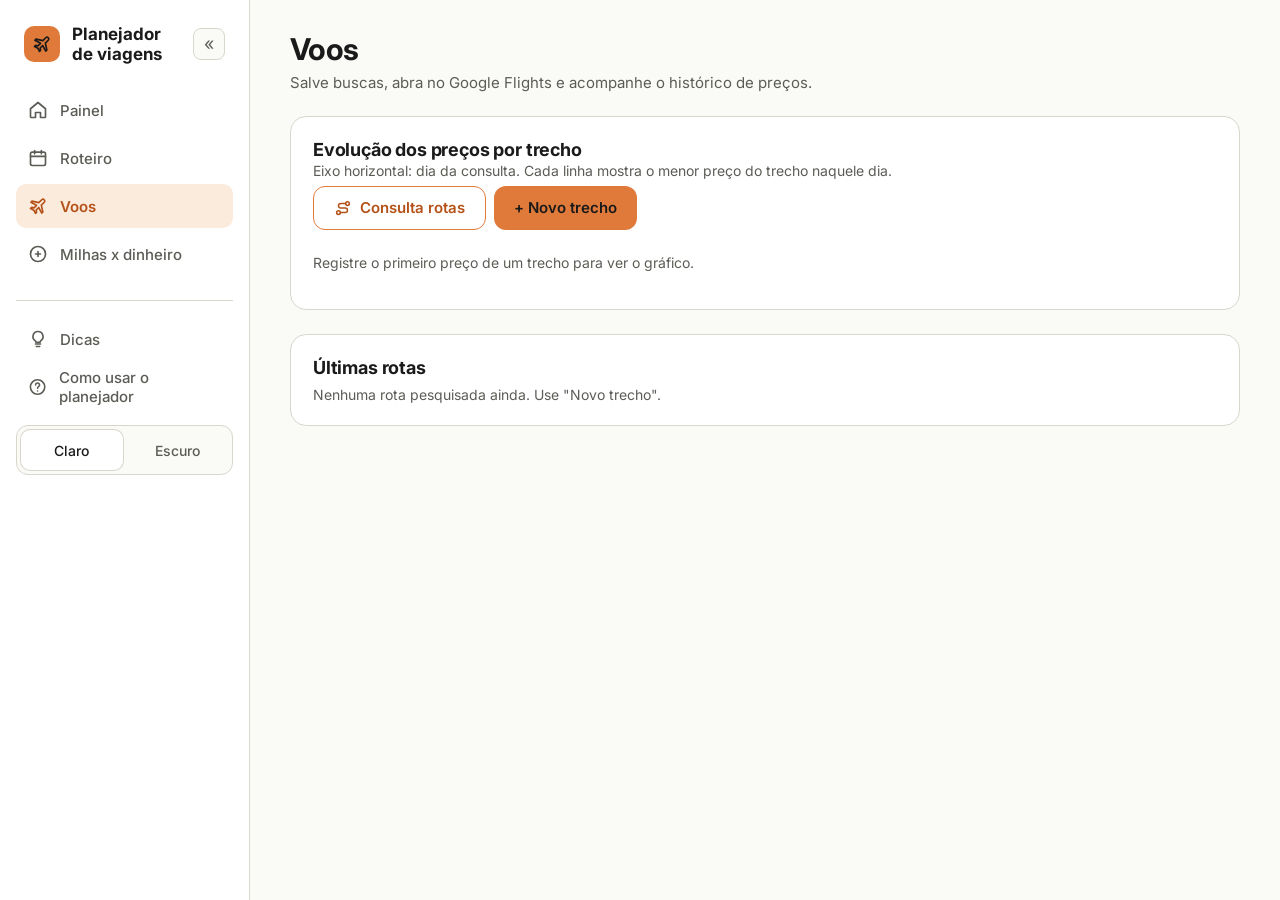
<file: voos.html>
<!doctype html>
<html lang="pt-BR">
<head>
<meta charset="utf-8">
<meta name="viewport" content="width=device-width, initial-scale=1, viewport-fit=cover">
<title>Voos — Planejador de viagens</title>
<link rel="preconnect" href="https://fonts.googleapis.com">
<link href="https://fonts.googleapis.com/css2?family=Inter:wght@400;500;600;700&display=swap" rel="stylesheet">
<link rel="stylesheet" href="css/estilo.css">
</head>
<body data-pagina="voos">
<div class="app">
  <aside class="side" id="lateral"></aside>
  <main class="main">
    <div>
      <h1>Voos</h1>
      <p class="sub">Salve buscas, abra no Google Flights e acompanhe o histórico de preços.</p>
    </div>

    <section class="card" id="cardGrafico" aria-label="Evolução dos preços por trecho">
      <div class="row first" style="padding-top:0">
        <div><h2>Evolução dos preços por trecho</h2><span class="muted">Eixo horizontal: dia da consulta. Cada linha mostra o menor preço do trecho naquele dia.</span></div>
        <div style="display:flex;gap:8px;flex-wrap:wrap;align-items:center">
          <a class="btn rota" id="consultaRotas" href="https://www.flightconnections.com/pt" target="_blank" rel="noopener noreferrer" title="Ver rotas e companhias no Flight Connections" aria-label="Consulta rotas no Flight Connections"><svg width="18" height="18" viewBox="0 0 24 24" fill="none" stroke="currentColor" stroke-width="2" stroke-linecap="round" stroke-linejoin="round" aria-hidden="true"><circle cx="6" cy="18" r="2.5"/><circle cx="18" cy="6" r="2.5"/><path d="M8.5 18H15a3 3 0 0 0 0-6H9a3 3 0 0 1 0-6h6.5"/></svg>Consulta rotas</a>
          <button class="btn" type="button" id="novoTrecho">+ Novo trecho</button>
        </div>
      </div>
      <p class="muted hidden" id="semGrafico" style="margin:12px 0 0">Registre o primeiro preço de um trecho para ver o gráfico.</p>
      <div class="legenda" id="legendaVoos" role="group" aria-label="Mostrar ou ocultar trechos"></div>
      <div class="grafico" id="graficoVoos"></div>
      <p class="hint hidden" id="avisoVoos"></p>
    </section>

    <section class="card" aria-label="Últimas rotas">
      <h2>Últimas rotas</h2>
      <div id="ultimas" style="margin-top:6px"></div>
      <p class="muted hidden" id="vazio" style="margin:8px 0 0">Nenhuma rota pesquisada ainda. Use "Novo trecho".</p>
    </section>
  </main>
</div>
<dialog id="dlgNovo" aria-labelledby="novoTitulo">
  <form id="form" style="display:flex;flex-direction:column;gap:16px">
    <h2 id="novoTitulo">Novo trecho (só ida, 1 adulto)</h2>
    <div class="form-grid" style="grid-template-columns:1fr 1fr">
      <div class="field"><label for="origem">Origem (código)</label><input id="origem" required maxlength="3" placeholder="ex.: GRU" autocomplete="off" style="text-transform:uppercase"></div>
      <div class="field"><label for="destino">Destino (código)</label><input id="destino" required maxlength="3" placeholder="ex.: LIM" autocomplete="off" style="text-transform:uppercase"></div>
      <div class="field"><label for="de">Ida a partir de</label><input id="de" type="date" required></div>
      <div class="field"><label for="ate">Ida até</label><input id="ate" type="date" required></div>
    </div>
    <span class="hint hidden" id="erro" role="alert"></span>
    <div style="display:flex;gap:8px;justify-content:flex-end;flex-wrap:wrap">
      <button class="btn link" type="button" id="novoCancelar">Cancelar</button>
      <button class="btn" type="submit">Salvar e consultar</button>
    </div>
  </form>
</dialog>
<dialog id="dlgBusca" aria-labelledby="buscaTitulo">
  <div style="display:flex;flex-direction:column;gap:12px">
    <div style="display:flex;justify-content:space-between;align-items:center;gap:12px">
      <h2 id="buscaTitulo">Refazer busca</h2>
      <button class="btn link" type="button" id="buscaFechar">Fechar</button>
    </div>
    <div id="conteudoBusca"></div>
  </div>
</dialog>
<script src="js/app.js"></script>
<script src="js/grafico.js"></script>
<script src="js/voos.js"></script>
</body>
</html>
</file>
<file: css/estilo.css>
/* Planejador de viagens — estilo compartilhado (tema claro/escuro) */
:root {
  --bg: #FAFAF7;
  --surface: #FFFFFF;
  --border: #D9D6CC;
  --fg: #1A1A1A;
  --muted: #5C5C57;
  --accent: #E07A3A;
  --accent-text: #B4521A;
  --soft: #FBEBDD;
  --on-accent: #1A1A1A;
  --alerta: #B3261E;
  --aviso: #8A5A00;
  --ok: #2E6B34;
}
@media (prefers-color-scheme: dark) {
  :root:not([data-tema="claro"]) {
    --bg: #0A0A0A; --surface: #151515; --border: #2A2A2A; --fg: #F5F5F5;
    --muted: #A3A3A3; --accent-text: #E8895A; --soft: #2A1A10;
    --alerta: #FF8A80; --aviso: #E0B25A; --ok: #7CCB84;
  }
}
:root[data-tema="escuro"] {
  --bg: #0A0A0A; --surface: #151515; --border: #2A2A2A; --fg: #F5F5F5;
  --muted: #A3A3A3; --accent-text: #E8895A; --soft: #2A1A10;
  --alerta: #FF8A80; --aviso: #E0B25A; --ok: #7CCB84;
}

* { box-sizing: border-box; }
body { margin: 0; font-family: Inter, system-ui, -apple-system, "Segoe UI", sans-serif; background: var(--bg); color: var(--fg); }
a { color: var(--accent-text); }
:focus-visible { outline: 2px solid var(--accent); outline-offset: 2px; }

.app { display: flex; flex-wrap: wrap; min-height: 100vh; }
.side { flex: 0 0 250px; background: var(--surface); border-right: 1px solid var(--border); padding: 24px 16px; display: flex; flex-direction: column; gap: 24px; }
.main { flex: 999 1 560px; min-width: 0; padding: 32px 40px; display: flex; flex-direction: column; gap: 24px; }
@media (max-width: 640px) { .main { padding: 24px 16px; } .side { flex-basis: 100%; border-right: 0; border-bottom: 1px solid var(--border); } }

.brand { display: flex; align-items: center; gap: 12px; font-weight: 700; font-size: 17px; padding: 0 8px; }
.mark { width: 36px; height: 36px; border-radius: 10px; background: var(--accent); color: var(--on-accent); display: flex; align-items: center; justify-content: center; }
.nav { display: flex; flex-direction: column; gap: 4px; }
.nav a { display: flex; align-items: center; gap: 12px; min-height: 44px; padding: 0 12px; border-radius: 10px; color: var(--muted); text-decoration: none; font-size: 15px; font-weight: 500; }
.nav a:hover { color: var(--fg); background: var(--soft); }
.nav a.on { background: var(--soft); color: var(--accent-text); font-weight: 600; }
.theme { display: flex; gap: 4px; padding: 4px; border: 1px solid var(--border); border-radius: 12px; background: var(--bg); }
.theme button { flex: 1; min-height: 40px; border: 0; border-radius: 9px; background: transparent; color: var(--muted); font-family: inherit; font-weight: 500; font-size: 14px; cursor: pointer; }
.theme button.on { background: var(--surface); color: var(--fg); box-shadow: 0 0 0 1px var(--border); }

h1 { margin: 0; font-size: 30px; line-height: 1.15; letter-spacing: -0.02em; }
h2 { margin: 0; font-size: 18px; letter-spacing: -0.01em; }
.sub { margin: 6px 0 0; color: var(--muted); font-size: 15px; }
.muted { color: var(--muted); font-size: 14px; }
.head { display: flex; flex-wrap: wrap; gap: 16px; align-items: flex-start; justify-content: space-between; }

.btn { display: inline-flex; align-items: center; justify-content: center; gap: 8px; min-height: 44px; padding: 0 20px; border: 0; border-radius: 12px; background: var(--accent); color: var(--on-accent); font-family: inherit; font-weight: 600; font-size: 15px; cursor: pointer; text-decoration: none; }
.btn.sec { background: var(--soft); color: var(--accent-text); }
.btn.link { background: transparent; color: var(--muted); min-height: 36px; padding: 0 10px; font-weight: 500; }
.btn.link:hover { color: var(--fg); }

.card { background: var(--surface); border: 1px solid var(--border); border-radius: 16px; padding: 22px; }
.tag { display: inline-block; padding: 4px 10px; border-radius: 999px; background: var(--soft); color: var(--accent-text); font-size: 12px; font-weight: 600; }
.cols { display: flex; flex-wrap: wrap; gap: 20px; align-items: flex-start; }

.field { display: flex; flex-direction: column; gap: 6px; }
.field label { font-size: 14px; font-weight: 600; }
.field input, .field select { min-height: 44px; padding: 0 14px; border: 1px solid var(--border); border-radius: 10px; background: var(--bg); color: var(--fg); font-family: inherit; font-weight: 500; font-size: 16px; width: 100%; }
.hint { font-size: 13px; color: var(--muted); }
.form-grid { display: grid; grid-template-columns: repeat(auto-fit, minmax(180px, 1fr)); gap: 14px; }

.row { display: flex; flex-wrap: wrap; gap: 6px 16px; align-items: baseline; justify-content: space-between; padding: 12px 0; border-top: 1px solid var(--border); }
.row.first { border-top: 0; }

.tools { display: grid; grid-template-columns: repeat(auto-fit, minmax(210px, 1fr)); gap: 16px; }
.tool { display: flex; flex-direction: column; gap: 10px; text-decoration: none; color: var(--fg); }
.tool:hover { border-color: var(--accent); }
.ico { width: 40px; height: 40px; border-radius: 10px; background: var(--soft); color: var(--accent-text); display: flex; align-items: center; justify-content: center; }

.big { font-size: 32px; font-weight: 700; letter-spacing: -0.02em; }
.win { border: 2px solid var(--accent); }
.verdict { background: var(--soft); border: 1px solid var(--accent); border-radius: 16px; padding: 20px 22px; display: flex; flex-wrap: wrap; gap: 16px; align-items: center; justify-content: space-between; }
.aviso { border: 1px solid var(--accent); border-radius: 12px; padding: 12px 16px; background: var(--soft); color: var(--fg); font-size: 14px; }

.tabs { display: flex; flex-wrap: wrap; gap: 8px; }
.tabs button { min-height: 44px; padding: 0 18px; border: 1px solid var(--border); border-radius: 12px; background: var(--surface); color: var(--muted); font-family: inherit; font-weight: 600; font-size: 14px; cursor: pointer; }
.tabs button.on { background: var(--accent); border-color: var(--accent); color: var(--on-accent); }
.slot { display: flex; gap: 16px; padding: 16px 0; border-top: 1px solid var(--border); align-items: flex-start; }
.slot.first { border-top: 0; padding-top: 0; }
.time { flex: 0 0 64px; font-weight: 700; font-size: 15px; color: var(--accent-text); }
.slot .body { flex: 1; min-width: 0; display: flex; flex-direction: column; gap: 4px; }
.chip { display: inline-block; align-self: flex-start; padding: 3px 9px; border-radius: 999px; background: var(--soft); color: var(--accent-text); font-size: 12px; font-weight: 600; }
.hidden { display: none !important; }

/* Cores das séries do gráfico (ordem fixa por operadora; validadas para claro e escuro) */
:root {
  --s1: #2a78d6; --s2: #eb6834; --s3: #1baf7a; --s4: #eda100; --s5: #e87ba4; --s6: #008300; --s7: #6250d6;
}
@media (prefers-color-scheme: dark) {
  :root:not([data-tema="claro"]) {
    --s1: #3987e5; --s2: #d95926; --s3: #199e70; --s4: #c98500; --s5: #d55181; --s6: #008300; --s7: #9085e9;
  }
}
:root[data-tema="escuro"] {
  --s1: #3987e5; --s2: #d95926; --s3: #199e70; --s4: #c98500; --s5: #d55181; --s6: #008300; --s7: #9085e9;
}

/* Viagens salvas */
.viagem-item { display: flex; flex-wrap: wrap; gap: 12px 16px; align-items: center; justify-content: space-between; padding: 14px 0; border-top: 1px solid var(--border); }
.viagem-item:first-child { border-top: 0; }
.viagem-info { flex: 1 1 240px; min-width: 0; display: flex; flex-direction: column; gap: 4px; }
.viagem-acoes { display: flex; flex-wrap: wrap; gap: 8px; align-items: center; }
.viagem-acoes select { min-height: 40px; padding: 0 10px; border: 1px solid var(--border); border-radius: 10px; background: var(--bg); color: var(--fg); font-family: inherit; font-size: 14px; font-weight: 600; }
.chip.neutro { background: var(--bg); color: var(--muted); border: 1px solid var(--border); }

/* Gráfico do milheiro */
.grafico { position: relative; }
.grafico svg { width: 100%; height: auto; display: block; }
.legenda { display: flex; flex-wrap: wrap; gap: 8px; margin: 12px 0; }
.legenda button { display: inline-flex; align-items: center; gap: 8px; min-height: 36px; padding: 0 12px; border: 1px solid var(--border); border-radius: 999px; background: var(--surface); color: var(--fg); font-family: inherit; font-size: 13px; font-weight: 600; cursor: pointer; }
.legenda button[aria-pressed="false"] { color: var(--muted); text-decoration: line-through; opacity: .7; }
.legenda i { width: 12px; height: 12px; border-radius: 3px; display: inline-block; }
.dica { position: absolute; pointer-events: none; background: var(--surface); border: 1px solid var(--border); border-radius: 10px; padding: 10px 12px; font-size: 13px; box-shadow: 0 4px 16px rgba(0,0,0,.18); min-width: 160px; z-index: 2; }
.dica div { display: flex; justify-content: space-between; gap: 16px; }
.tabela-rolagem { overflow-x: auto; }
table.tab { width: 100%; border-collapse: collapse; font-size: 14px; }
table.tab th, table.tab td { text-align: right; padding: 8px 10px; border-top: 1px solid var(--border); white-space: nowrap; }
table.tab th:first-child, table.tab td:first-child { text-align: left; }
table.tab th { color: var(--muted); font-weight: 600; border-top: 0; }
details > summary { cursor: pointer; font-weight: 600; min-height: 36px; display: flex; align-items: center; }

/* Pop-up de nova viagem */
dialog { width: min(520px, calc(100vw - 32px)); padding: 24px; border: 1px solid var(--border); border-radius: 16px; background: var(--surface); color: var(--fg); }
dialog::backdrop { background: rgba(0, 0, 0, .55); }

/* Campos compactos (milheiro e saldos) */
input.mini { min-height: 34px; padding: 0 8px; font-family: inherit; font-size: 13px; font-weight: 500; border: 1px solid var(--border); border-radius: 8px; background: var(--bg); color: var(--fg); width: 100%; min-width: 0; }
.mini-grid { display: grid; grid-template-columns: repeat(auto-fit, minmax(104px, 1fr)); gap: 10px; }
.mini-campo label { font-size: 12px; font-weight: 600; color: var(--muted); }
.saldo-linha { display: grid; grid-template-columns: minmax(96px, 1fr) 80px 126px; gap: 8px; align-items: center; padding: 6px 0; border-top: 1px solid var(--border); font-size: 13px; }
.saldo-linha strong { white-space: nowrap; }
.saldo-linha.cab { border-top: 0; margin-top: 10px; padding: 0 0 2px; font-size: 12px; font-weight: 600; color: var(--muted); }
.legenda { margin: 8px 0; gap: 6px; }
.legenda button { min-height: 30px; padding: 0 10px; font-size: 12px; }
.grafico svg { max-height: 300px; }

/* Saldos: checklist de programas */
.saldo-item { display: flex; gap: 12px; align-items: center; padding: 10px 0; border-top: 1px solid var(--border); cursor: pointer; }
.saldo-item:first-child { border-top: 0; }
.saldo-item input[type="checkbox"] { width: 20px; height: 20px; accent-color: var(--accent); flex: none; }
.saldo-info { display: flex; flex-wrap: wrap; gap: 2px 10px; align-items: baseline; min-width: 0; }
.saldo-info > .muted { font-size: 13px; }

/* Cor da 8ª série (vermelho) e botão "Consulta rotas" */
:root { --s8: #e34948; }
@media (prefers-color-scheme: dark) { :root:not([data-tema="claro"]) { --s8: #e66767; } }
:root[data-tema="escuro"] { --s8: #e66767; }
.btn.rota { background: transparent; color: var(--accent-text); border: 1.5px solid var(--accent); gap: 8px; }
.btn.rota:hover { background: var(--soft); }
.btn.rota svg { flex: none; }

/* Janela "Refazer busca" (Voos) */
#dlgBusca { width: min(760px, calc(100vw - 32px)); max-height: calc(100vh - 32px); }
dialog .card { border: 0; padding: 0; background: transparent; }

/* Últimas rotas (Voos) */
.rota-box { padding: 16px 0; border-top: 1px solid var(--border); }
.rota-box:first-child { border-top: 0; padding-top: 4px; }
.consulta-dia { background: var(--bg); border: 1px solid var(--border); border-radius: 12px; padding: 10px 14px; margin-top: 8px; }
.consulta-titulo { display: flex; flex-wrap: wrap; gap: 4px 12px; justify-content: space-between; align-items: baseline; padding-bottom: 4px; }
.consulta-linha { display: flex; flex-wrap: wrap; gap: 4px 16px; justify-content: space-between; align-items: baseline; padding: 6px 0; border-top: 1px solid var(--border); font-size: 14px; }

/* Últimas rotas: lista recolhida e fonte menor */
.rota-box { font-size: 13px; }
.rota-box .viagem-info strong { font-size: 15px; }
.rota-box .muted, .rota-box .hint { font-size: 12px; }
.rota-box .btn { min-height: 34px; padding: 0 14px; font-size: 13px; border-radius: 10px; }
.rota-box .btn.link { padding: 0 8px; }
.rota-box .chip { font-size: 11px; padding: 2px 8px; }
.consulta-dia { padding: 8px 12px; }
.consulta-titulo strong { font-size: 13px; }
.consulta-linha { font-size: 13px; padding: 5px 0; }

/* Últimas rotas: tudo em uma linha, ainda menor */
.rota-box { font-size: 12px; padding: 8px 0; }
.rota-linha { display: flex; flex-wrap: wrap; align-items: center; gap: 4px 14px; }
.rota-linha strong { font-size: 13px; }
.rota-linha .muted { font-size: 12px; }
.rota-box .btn { min-height: 28px; padding: 0 10px; font-size: 12px; }
.rota-box .btn.link { padding: 0 6px; }
.rota-seta { display: inline-flex; align-items: center; gap: 6px; background: none; border: 0; padding: 4px 0; font-family: inherit; font-size: 12px; font-weight: 600; color: var(--accent-text); cursor: pointer; }
.rota-seta::before { content: ""; width: 6px; height: 6px; border-right: 2px solid currentColor; border-bottom: 2px solid currentColor; transform: rotate(-45deg); transition: transform .15s; flex: none; }
.rota-seta[aria-expanded="true"]::before { transform: rotate(45deg); }
.rota-lista { margin-top: 4px; }
.consulta-dia { padding: 6px 10px; margin-top: 6px; }
.consulta-titulo strong, .consulta-linha { font-size: 12px; }
.consulta-linha { padding: 4px 0; }

/* Registrar preço em cada dia do voo: tudo em uma linha */
.reg-linha { display: flex; flex-wrap: nowrap; gap: 8px; align-items: center; padding: 8px 0 4px; border-top: 1px solid var(--border); }
.reg-dia { flex: 0 0 auto; font-size: 14px; min-width: 128px; }
.reg-linha input { height: 34px; padding: 0 10px; border: 1px solid var(--border); border-radius: 10px; background: var(--bg); color: var(--fg); font-family: inherit; font-size: 14px; min-width: 0; }
.reg-linha input.cia { flex: 1 1 110px; }
.reg-linha input.preco { flex: 0 1 110px; }
.reg-linha .btn { min-height: 34px; padding: 0 12px; font-size: 13px; flex: none; }

/* Custos lançados no Roteiro */
.custo-item { padding: 10px 0; border-top: 1px solid var(--border); display: flex; flex-direction: column; gap: 4px; font-size: 13px; }
.custo-item:first-child { border-top: 0; padding-top: 0; }
.custo-topo { display: flex; justify-content: space-between; gap: 8px; align-items: baseline; }
.custo-meta { display: flex; flex-wrap: wrap; gap: 8px; align-items: center; }
.custo-acoes { display: flex; gap: 4px; margin-left: -8px; }
.custo-acoes .btn { min-height: 28px; font-size: 12px; padding: 0 8px; }

/* Lembretes do Roteiro */
.lemb-item { padding: 8px 0; border-top: 1px solid var(--border); display: flex; flex-direction: column; gap: 2px; font-size: 13px; }
.lemb-item:first-child { border-top: 0; padding-top: 0; }
.lemb-check { display: flex; gap: 10px; align-items: flex-start; cursor: pointer; }
.lemb-check input { width: 18px; height: 18px; margin: 1px 0 0; accent-color: var(--accent); flex: none; }
.lemb-item.feito .lemb-texto { text-decoration: line-through; color: var(--muted); }
.lemb-item .muted, .lemb-item .custo-acoes { margin-left: 28px; }
.lemb-item .custo-acoes { margin-left: 20px; }
#sugLista .lemb-check { font-size: 14px; }

/* Janela "Custos da viagem" */
#dlgCustos { width: min(780px, calc(100vw - 32px)); max-height: calc(100vh - 32px); }
.custos-resumo { display: grid; grid-template-columns: repeat(auto-fit, minmax(150px, 1fr)); gap: 10px; }
.custos-resumo .kpi { display: flex; flex-direction: column; gap: 2px; padding: 10px 12px; background: var(--bg); border: 1px solid var(--border); border-radius: 12px; font-size: 13px; }
.custos-resumo .kpi strong { font-size: 17px; }
.custos-resumo .kpi.destaque { border-color: var(--accent); }
.custos-resumo .kpi.destaque strong { color: var(--accent-text); }
.custos-grupo { margin-top: 18px; }
.custos-grupo-cab { display: flex; flex-wrap: wrap; align-items: baseline; gap: 4px 12px; padding-bottom: 4px; }
.custos-grupo-cab .custos-sub { margin-left: auto; font-size: 15px; }
#dlgCustos table.tab th, #dlgCustos table.tab td { font-size: 13px; padding: 7px 8px; }
#dlgCustos table.tab td:last-child { white-space: nowrap; }
#dlgCustos table.tab .btn.link { min-height: 28px; padding: 0 6px; font-size: 12px; }
.chip.previsto { background: transparent; border: 1px solid var(--border); color: var(--muted); }
#dlgCustos table.tab { table-layout: fixed; min-width: 560px; }
#dlgCustos table.lanc th:nth-child(2) { width: 96px; }
#dlgCustos table.lanc th:nth-child(3) { width: 96px; }
#dlgCustos table.lanc th:nth-child(4) { width: 110px; }
#dlgCustos table.lanc th:nth-child(5) { width: 130px; }
#dlgCustos table.ativ th:nth-child(n+2) { width: 110px; }
#dlgCustos table.tab td { overflow-wrap: anywhere; }

/* Resumo da viagem */
#resumo { display: flex; flex-direction: column; gap: 20px; }
.resumo-dados { display: grid; grid-template-columns: repeat(auto-fit, minmax(150px, 1fr)); gap: 10px; margin: 10px 0; }
.resumo-dados .kpi, .resumo-sec .kpi { display: flex; flex-direction: column; gap: 2px; padding: 10px 12px; background: var(--bg); border: 1px solid var(--border); border-radius: 12px; font-size: 13px; }
.resumo-dados .kpi strong { font-size: 16px; }
.resumo-dia { padding: 12px 0; border-top: 1px solid var(--border); }
.resumo-dia:first-of-type { border-top: 0; }
.resumo-dia-cab { display: flex; flex-wrap: wrap; align-items: baseline; gap: 4px 12px; margin-bottom: 4px; }
.resumo-dia-cab .btn { margin-left: auto; min-height: 28px; font-size: 12px; }
.resumo-atv { display: flex; gap: 12px; padding: 3px 0; font-size: 14px; }
.resumo-hora { flex: 0 0 44px; color: var(--accent-text); font-weight: 600; font-size: 13px; }
.resumo-corpo { flex: 1; min-width: 0; }
.resumo-lemb { display: flex; gap: 8px; padding: 3px 0; font-size: 14px; }
.resumo-lemb.feito { color: var(--muted); text-decoration: line-through; }
.resumo-caixa { flex: none; }

@media print {
  :root, :root[data-tema="escuro"], :root:not([data-tema="claro"]) {
    --bg: #FFFFFF; --surface: #FFFFFF; --border: #CCCCCC; --fg: #000000; --muted: #444444; --accent-text: #8A3A0E; --soft: #F3F3F3;
  }
  .side, .tabs, .no-print, dialog { display: none !important; }
  .app { display: block; }
  .main { padding: 0; gap: 12px; }
  .card { border-color: #CCCCCC; }
  .resumo-sec { break-inside: auto; }
  .resumo-sec .row.first { break-after: avoid; }
  .resumo-dia, .resumo-dados .kpi { break-inside: avoid; }
}

/* Avião antes do título: só aparece na impressão / PDF */
.aviao-impressao { display: none; }
@media print {
  .cab-roteiro { display: flex; align-items: center; gap: 12px; }
  .aviao-impressao { display: block; flex: none; color: var(--accent-text); }
}

.resumo-dia.vazio { padding: 6px 0; }
.resumo-dia.vazio .resumo-dia-cab { margin-bottom: 0; }

/* Alertas (prazos e validades) */
.t-alerta { color: var(--alerta); font-weight: 600; }
.t-aviso { color: var(--aviso); font-weight: 600; }
.t-ok { color: var(--ok); font-weight: 600; }
.lista-itens { display: flex; flex-direction: column; }
.item-linha { padding: 12px 0; border-top: 1px solid var(--border); display: flex; flex-direction: column; gap: 4px; font-size: 14px; }
.item-linha:first-child { border-top: 0; padding-top: 0; }
.item-topo { display: flex; flex-wrap: wrap; gap: 4px 10px; align-items: center; }
.item-acoes { display: flex; gap: 4px; margin-left: -10px; flex-wrap: wrap; }
.item-acoes .btn { min-height: 30px; font-size: 13px; padding: 0 10px; }

/* Barra de uso da meta de orçamento */
.barra { height: 8px; border-radius: 999px; background: var(--border); overflow: hidden; margin: 8px 0 6px; }
.barra > i { display: block; height: 100%; background: var(--accent); border-radius: 999px; }
.barra > i.quase { background: var(--aviso); }
.barra > i.estourou { background: var(--alerta); }
@media print { .barra { border: 1px solid var(--border); } }

/* Próximos prazos (Painel) */
.prazo-item { display: grid; grid-template-columns: 96px 1fr auto auto; gap: 4px 12px; align-items: center; padding: 8px 0; border-top: 1px solid var(--border); font-size: 14px; }
.prazo-item:first-child { border-top: 0; }
.prazo-data { color: var(--muted); font-size: 13px; }
.prazo-meio { display: flex; flex-wrap: wrap; gap: 4px 8px; align-items: center; min-width: 0; }
.prazo-item .btn { min-height: 28px; font-size: 12px; padding: 0 8px; }
@media (max-width: 640px) { .prazo-item { grid-template-columns: 1fr auto; } .prazo-data { grid-column: 1 / -1; } }

/* Menu lateral: tema logo abaixo do menu, separado por uma linha; recolher/expandir */
.theme-box { border-top: 1px solid var(--border); padding-top: 16px; display: flex; flex-direction: column; gap: 16px; }
.side { align-self: flex-start; min-height: 100vh; }
.brand .nome { flex: 1; min-width: 0; }
.recolher { margin-left: auto; width: 32px; height: 32px; flex: none; border: 1px solid var(--border); border-radius: 8px; background: var(--bg); color: var(--muted); font-family: inherit; font-size: 18px; line-height: 1; cursor: pointer; }
.recolher:hover { color: var(--fg); background: var(--soft); }
.tema-mini { display: none; align-self: center; width: 40px; height: 40px; border: 1px solid var(--border); border-radius: 10px; background: var(--bg); color: var(--muted); cursor: pointer; align-items: center; justify-content: center; }
.tema-mini:hover { color: var(--fg); background: var(--soft); }
.app.recolhido .side { flex-basis: 72px; padding: 24px 10px; }
.app.recolhido .brand { flex-direction: column; padding: 0; gap: 10px; }
.app.recolhido .brand .nome, .app.recolhido .nav .rot, .app.recolhido .theme { display: none; }
.app.recolhido .recolher { margin-left: 0; }
.app.recolhido .nav a { justify-content: center; padding: 0; }
.app.recolhido .tema-mini { display: inline-flex; }
@media (max-width: 640px) { .recolher { display: none; } .app.recolhido .side { flex-basis: 100%; padding: 24px 16px; } .app.recolhido .brand { flex-direction: row; } .app.recolhido .brand .nome, .app.recolhido .nav .rot { display: initial; } .app.recolhido .theme { display: flex; } .app.recolhido .tema-mini { display: none; } .app.recolhido .nav a { justify-content: flex-start; padding: 0 12px; } }

/* Guia de dicas */
.dica-aba { display: flex; flex-direction: column; gap: 20px; }
.dica-grupo h3 { margin: 0 0 10px; font-size: 14px; color: var(--muted); font-weight: 600; }
.dica-grade { display: grid; grid-template-columns: repeat(auto-fill, minmax(220px, 1fr)); gap: 10px; }
.dica-card { display: flex; align-items: center; gap: 12px; padding: 12px 14px; background: var(--surface); border: 1px solid var(--border); border-radius: 14px; color: var(--fg); text-decoration: none; min-height: 64px; transition: border-color .15s, transform .15s; }
.dica-card:hover, .dica-card:focus-visible { border-color: var(--accent); transform: translateY(-2px); }
.dica-mono { flex: none; width: 40px; height: 40px; border-radius: 12px; background: var(--cor, var(--accent)); color: var(--on-accent); display: inline-flex; align-items: center; justify-content: center; font-weight: 700; font-size: 14px; }
.dica-txt { display: flex; flex-direction: column; min-width: 0; font-size: 13px; }
.dica-txt strong { font-size: 14px; overflow-wrap: anywhere; }
.dica-obs { font-size: 11px; color: var(--aviso); }
.dica-seta { margin-left: auto; color: var(--muted); }
.dica-fonte { margin: 8px 0 0; font-size: 12px; }
.dica-item { padding: 10px 0; border-top: 1px solid var(--border); }
.dica-item p { margin: 4px 0 0; }
.dica-item + .dica-grade, .card > .dica-grade { margin-top: 14px; }
@media (min-width: 641px) { .side { position: sticky; top: 0; height: 100vh; overflow-y: auto; } }
@media print { .side { position: static; } }

/* Como usar o planejador */
.guia-passos { margin: 12px 0 0; padding-left: 22px; display: flex; flex-direction: column; gap: 10px; }
.guia-passos li::marker { color: var(--accent-text); font-weight: 700; }
.guia-grade { display: grid; grid-template-columns: repeat(auto-fill, minmax(320px, 1fr)); gap: 16px; }
.guia-card { display: flex; flex-direction: column; gap: 12px; }
.guia-card ul, .guia-lista { margin: 0; padding-left: 18px; display: flex; flex-direction: column; gap: 8px; font-size: 14px; }
.guia-lista { margin-top: 10px; }
.guia-card .btn { align-self: flex-start; margin-top: auto; text-decoration: none; display: inline-flex; align-items: center; }
code { background: var(--soft); padding: 1px 6px; border-radius: 6px; font-size: 13px; }

/* Celular: menu vira barra de abas fixa no rodapé; alvos de toque e campos maiores */
.rotc { display: none; }
.so-celular { display: none; }
@media (max-width: 640px) {
  .app, .app.recolhido { display: block; min-height: 0; }
  .app .side, .app.recolhido .side { position: fixed; left: 0; right: 0; bottom: 0; top: auto; z-index: 20; height: auto; min-height: 0; flex-direction: row; align-items: stretch; justify-content: space-around; gap: 0; padding: 6px 4px calc(6px + env(safe-area-inset-bottom)); border: 0; border-top: 1px solid var(--border); overflow: visible; }
  .app .brand, .app .theme, .app .recolher, .app.recolhido .brand, .app.recolhido .theme { display: none; }
  .app .nav, .app .theme-box { display: contents; }
  .app .nav a, .app.recolhido .nav a { flex: 1 1 0; min-width: 0; min-height: 52px; flex-direction: column; justify-content: center; gap: 2px; padding: 0 2px; border-radius: 10px; font-size: 10.5px; text-align: center; }
  .app .nav .rot, .app.recolhido .nav .rot { display: none; }
  .app .nav .rotc, .app.recolhido .nav .rotc { display: block; max-width: 100%; overflow: hidden; text-overflow: ellipsis; white-space: nowrap; }
  .app .tema-mini, .app.recolhido .tema-mini { display: inline-flex; flex: 0 0 44px; width: 44px; height: auto; min-height: 52px; align-self: center; border: 0; background: transparent; }
  .main { padding: 20px 16px calc(96px + env(safe-area-inset-bottom)); gap: 20px; }
  h1 { font-size: 24px; }
  .card { padding: 16px; border-radius: 14px; }
  .btn.link { min-height: 44px; padding: 0 12px; }
  input, select, textarea, .field input, .field select, input.mini { font-size: 16px; }
  input.mini { min-height: 40px; }
  dialog { max-height: calc(100dvh - 24px); overflow-y: auto; padding: 18px; }
  .head > .btn, .head > div > .btn { flex: 1 1 auto; }
  .so-celular { display: inline-flex; }
  #form { display: none !important; }
  #form.aberto { display: flex !important; position: fixed; inset: 0; z-index: 30; margin: 0; border: 0; border-radius: 0; overflow-y: auto; padding: 18px 16px calc(28px + env(safe-area-inset-bottom)); background: var(--surface); }
}
</file>
